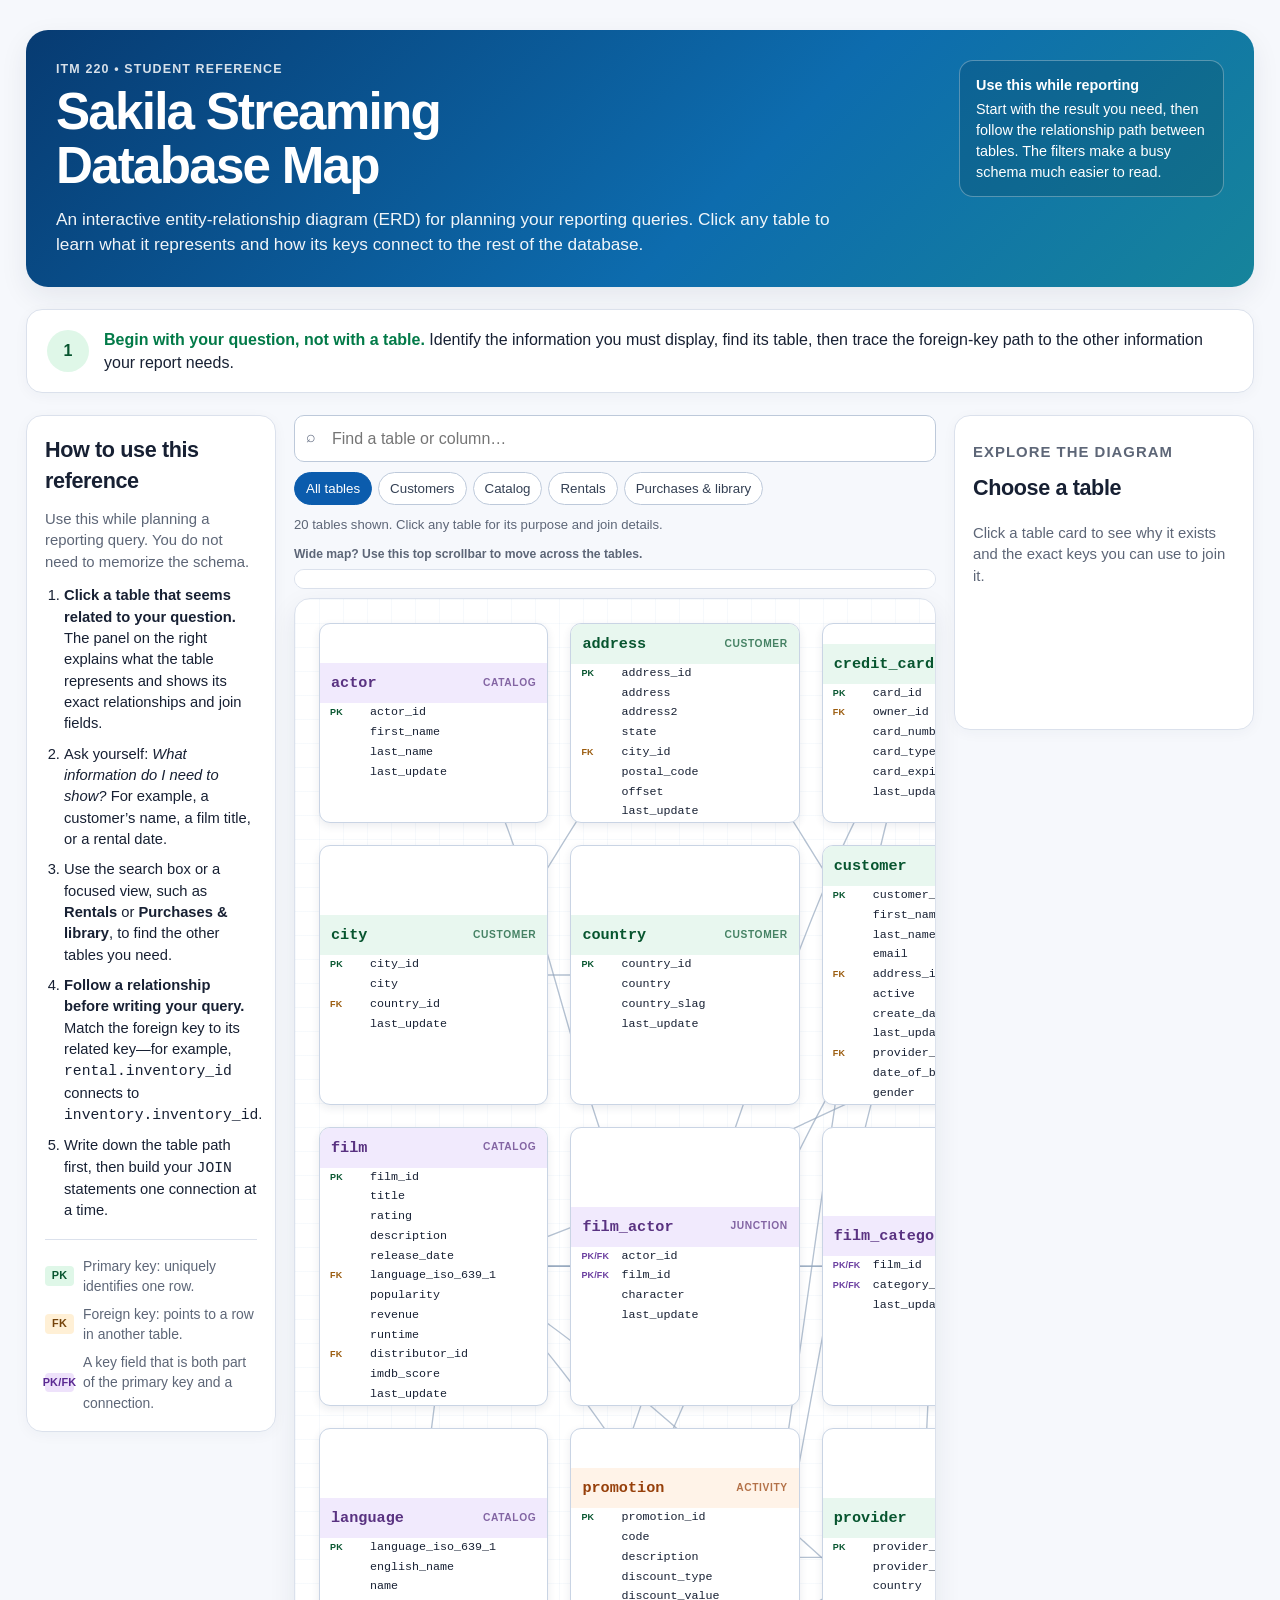
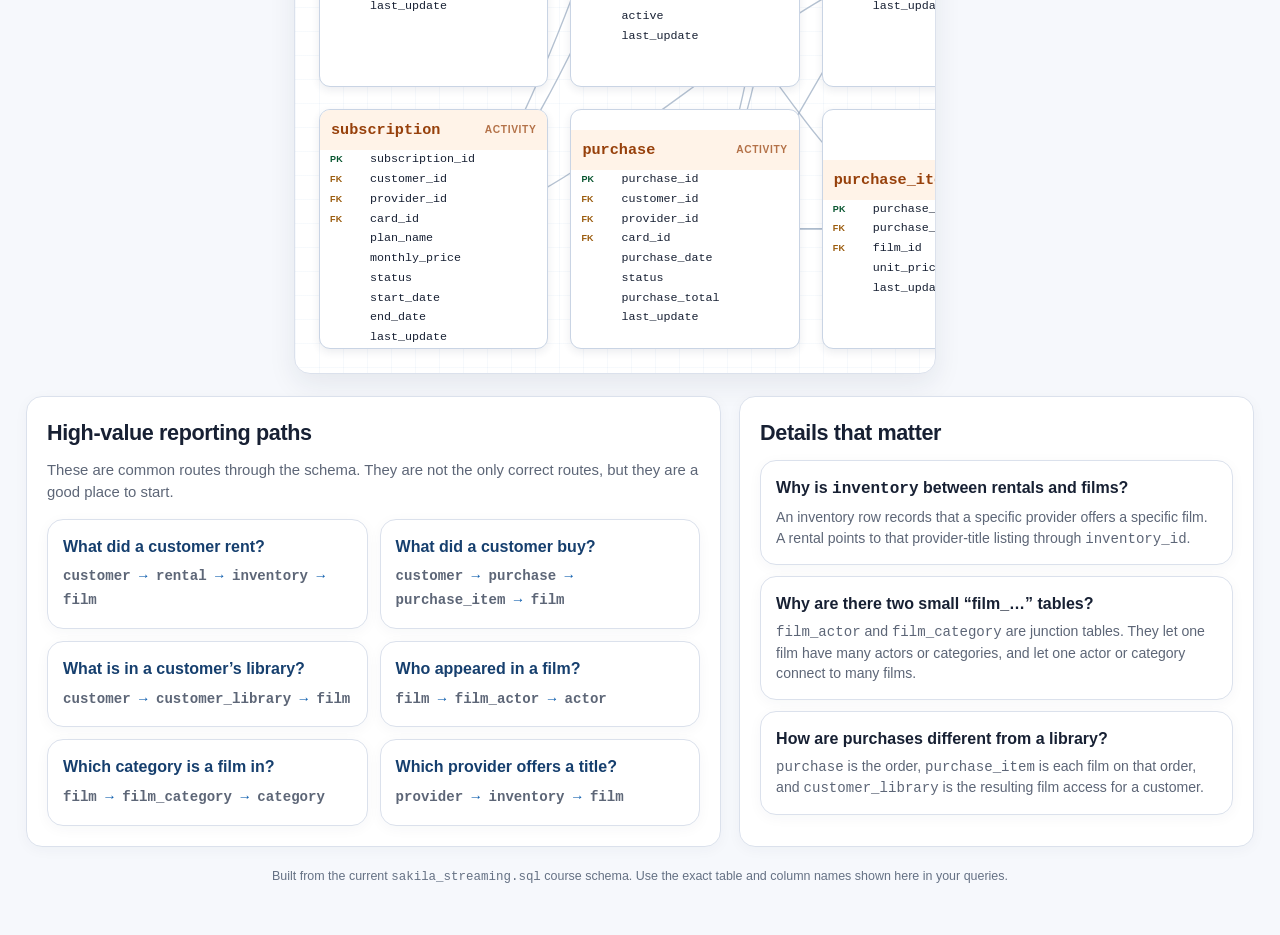
<file: docs/database-access/sakila-streaming-erd/index.html>
<!doctype html>
<html lang="en">
<head>
  <meta charset="utf-8">
  <meta http-equiv="refresh" content="0; url=sakila_streaming_erd.html">
  <meta name="viewport" content="width=device-width, initial-scale=1">
  <title>Sakila Streaming — Student ERD Reference</title>
</head>
<body>
  <p>The ERD has moved. <a href="sakila_streaming_erd.html">Open the interactive Sakila Streaming ERD.</a></p>
</body>
</html>
</file>
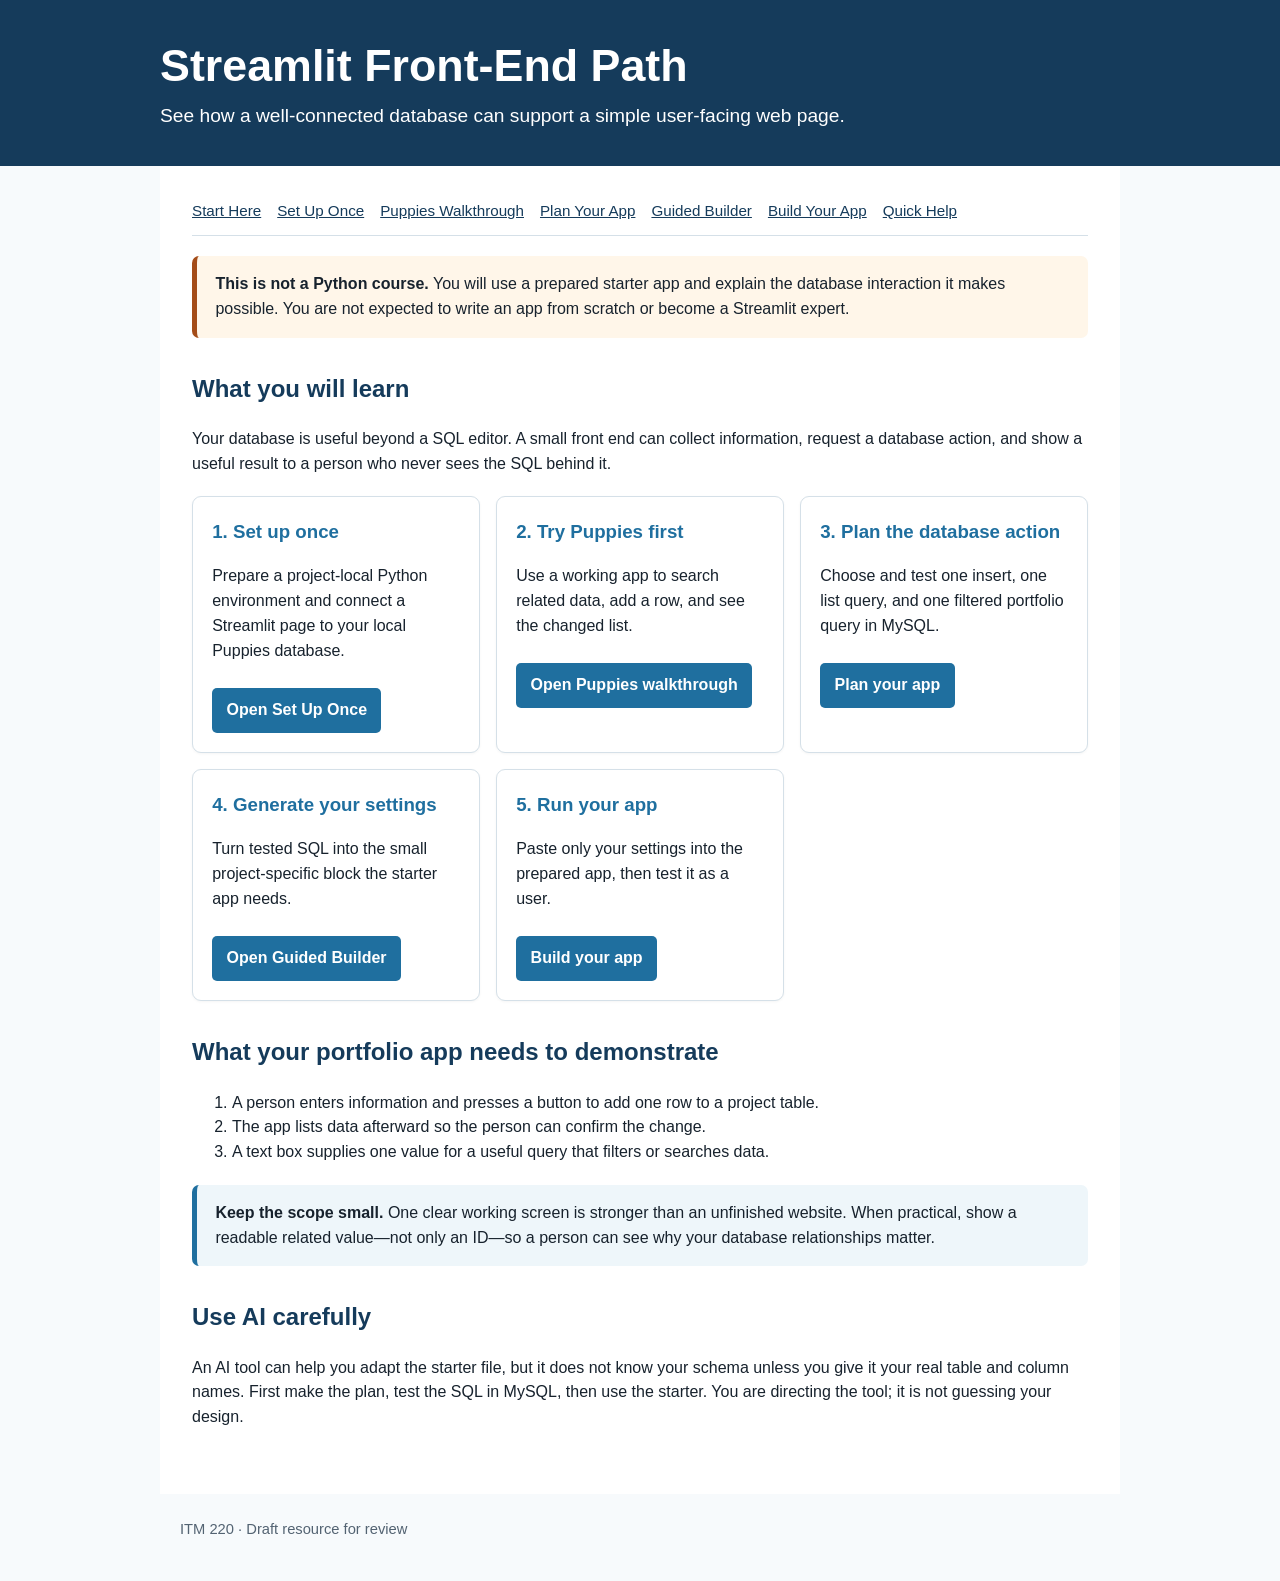
<file: docs/portfolio-project/streamlit/index.html>
<!doctype html>
<html lang="en"><head><meta charset="utf-8"><meta name="viewport" content="width=device-width, initial-scale=1"><title>ITM 220 Streamlit Front-End Path</title><link rel="stylesheet" href="style.css"></head>
<body><header><div><h1>Streamlit Front-End Path</h1><p class="lead">See how a well-connected database can support a simple user-facing web page.</p></div></header>
<main><nav><a href="index.html">Start Here</a><a href="set-up-once.html">Set Up Once</a><a href="puppies-walkthrough.html">Puppies Walkthrough</a><a href="plan-your-app.html">Plan Your App</a><a href="guided-builder.html">Guided Builder</a><a href="build-your-app.html">Build Your App</a><a href="quick-help.html">Quick Help</a></nav>
<div class="notice"><strong>This is not a Python course.</strong> You will use a prepared starter app and explain the database interaction it makes possible. You are not expected to write an app from scratch or become a Streamlit expert.</div>
<h2>What you will learn</h2><p>Your database is useful beyond a SQL editor. A small front end can collect information, request a database action, and show a useful result to a person who never sees the SQL behind it.</p>
<div class="cards"><section class="card"><h3>1. Set up once</h3><p>Prepare a project-local Python environment and connect a Streamlit page to your local Puppies database.</p><a class="button" href="set-up-once.html">Open Set Up Once</a></section><section class="card"><h3>2. Try Puppies first</h3><p>Use a working app to search related data, add a row, and see the changed list.</p><a class="button" href="puppies-walkthrough.html">Open Puppies walkthrough</a></section><section class="card"><h3>3. Plan the database action</h3><p>Choose and test one insert, one list query, and one filtered portfolio query in MySQL.</p><a class="button" href="plan-your-app.html">Plan your app</a></section><section class="card"><h3>4. Generate your settings</h3><p>Turn tested SQL into the small project-specific block the starter app needs.</p><a class="button" href="guided-builder.html">Open Guided Builder</a></section><section class="card"><h3>5. Run your app</h3><p>Paste only your settings into the prepared app, then test it as a user.</p><a class="button" href="build-your-app.html">Build your app</a></section></div>
<h2>What your portfolio app needs to demonstrate</h2><ol><li>A person enters information and presses a button to add one row to a project table.</li><li>The app lists data afterward so the person can confirm the change.</li><li>A text box supplies one value for a useful query that filters or searches data.</li></ol>
<div class="tip"><strong>Keep the scope small.</strong> One clear working screen is stronger than an unfinished website. When practical, show a readable related value—not only an ID—so a person can see why your database relationships matter.</div>
<h2>Use AI carefully</h2><p>An AI tool can help you adapt the starter file, but it does not know your schema unless you give it your real table and column names. First make the plan, test the SQL in MySQL, then use the starter. You are directing the tool; it is not guessing your design.</p>
</main><footer>ITM 220 &middot; Draft resource for review</footer></body></html>
</file>
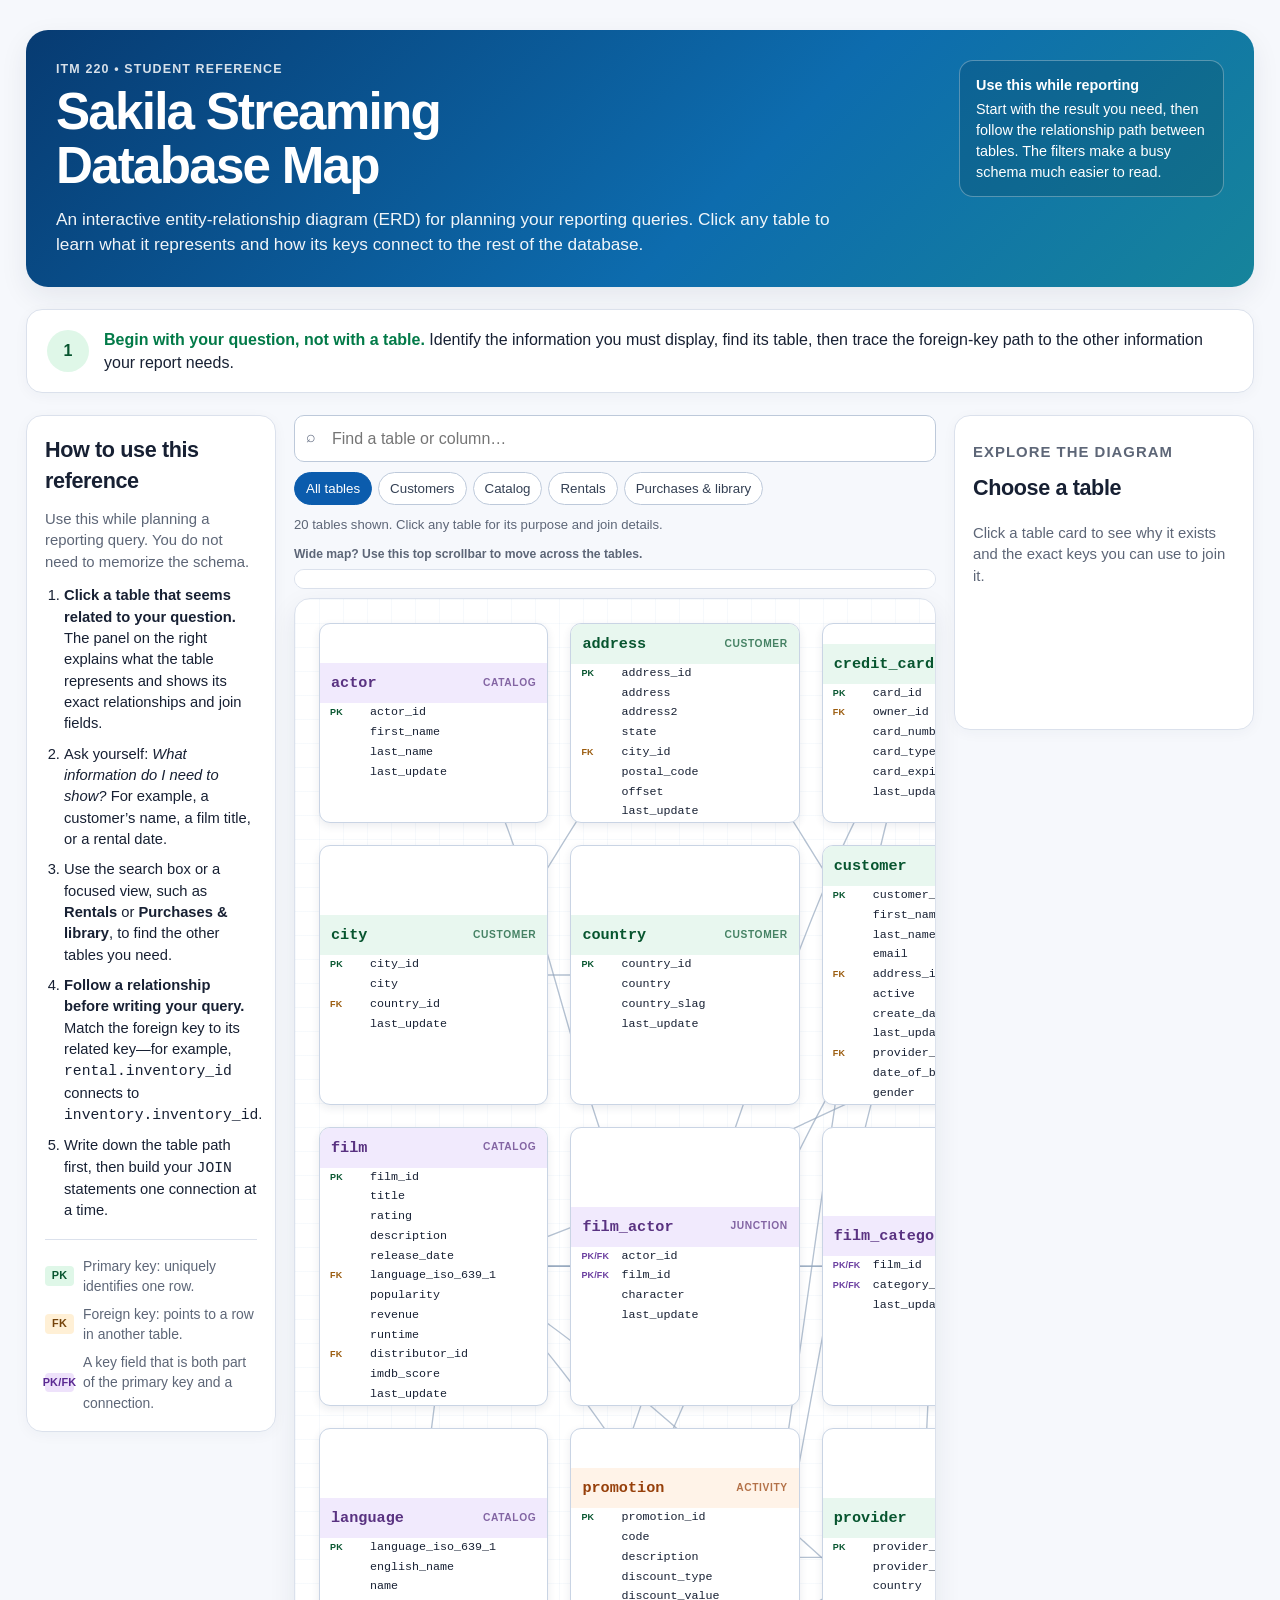
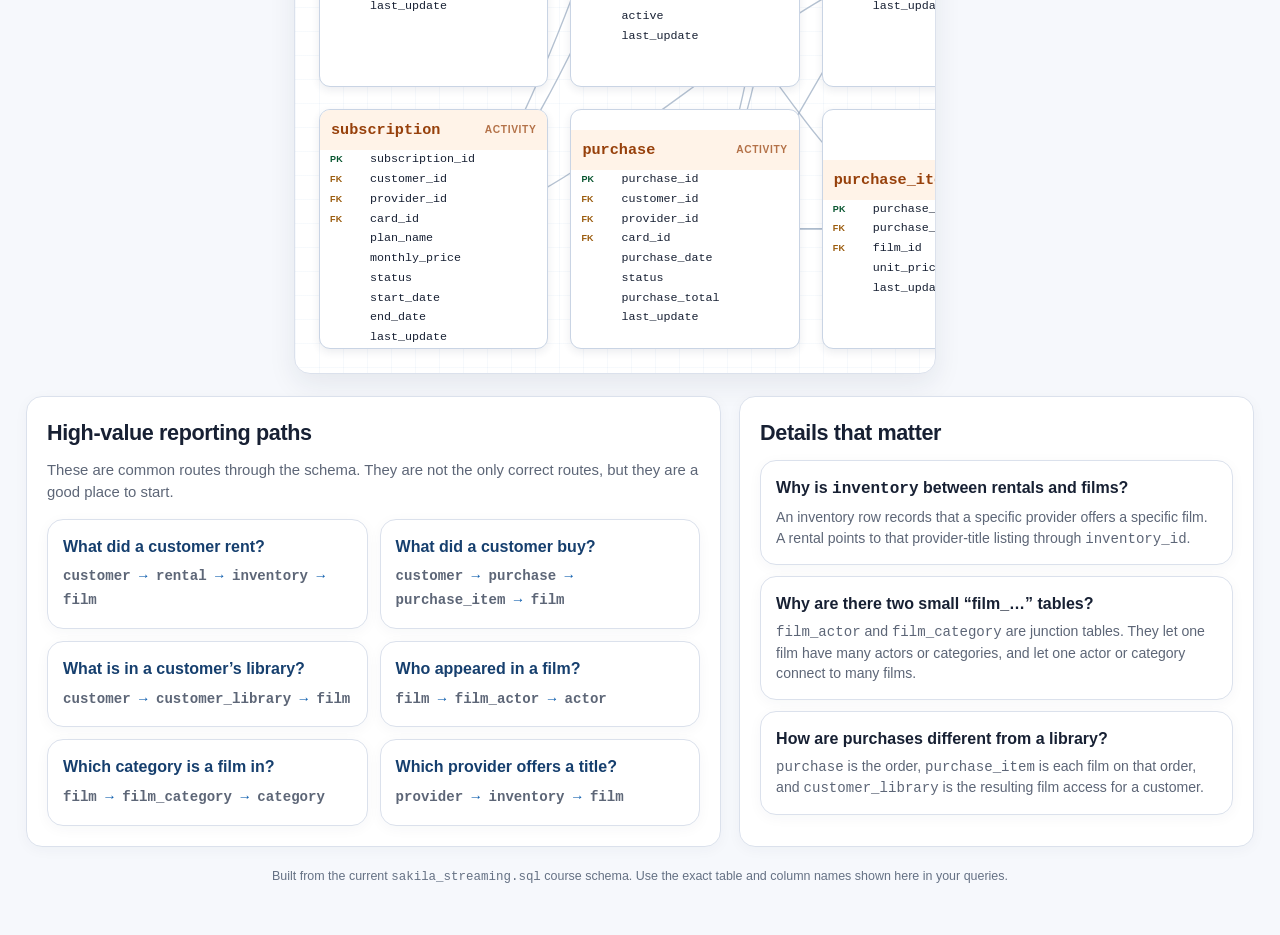
<file: docs/database-access/sakila-streaming-erd/sakila_streaming_erd.html>
<!doctype html>
<html lang="en">
<head>
  <meta charset="utf-8">
  <meta name="viewport" content="width=device-width, initial-scale=1">
  <title>Sakila Streaming — Student ERD Reference</title>
  <style>
    :root {
      --ink: #172033;
      --muted: #5d6677;
      --paper: #f6f8fc;
      --panel: #ffffff;
      --line: #dbe1ec;
      --blue: #0b5cad;
      --blue-soft: #e8f2ff;
      --green: #027a48;
      --green-soft: #e8f7ef;
      --purple: #6b3fa0;
      --purple-soft: #f1eafd;
      --orange: #b54708;
      --orange-soft: #fff3e8;
      --shadow: 0 10px 28px rgba(25, 40, 70, .08);
    }

    * { box-sizing: border-box; }
    html { scroll-behavior: smooth; }
    body {
      margin: 0;
      color: var(--ink);
      background: var(--paper);
      font-family: Inter, Aptos, "Segoe UI", Arial, sans-serif;
      line-height: 1.45;
    }

    .page { max-width: 1550px; margin: 0 auto; padding: 30px 26px 50px; }
    .hero {
      display: grid;
      grid-template-columns: minmax(0, 1fr) auto;
      gap: 20px;
      align-items: start;
      padding: 30px;
      border-radius: 22px;
      color: #fff;
      background: linear-gradient(135deg, #073b72 0%, #0d6cae 58%, #16849b 100%);
      box-shadow: var(--shadow);
    }
    .eyebrow { margin: 0 0 7px; font-size: .78rem; font-weight: 800; letter-spacing: .09em; text-transform: uppercase; opacity: .84; }
    h1 { margin: 0; font-size: clamp(2rem, 4vw, 3.25rem); line-height: 1.05; letter-spacing: -.035em; }
    .subtitle { max-width: 780px; margin: 14px 0 0; font-size: 1.08rem; opacity: .94; }
    .hero-note { max-width: 265px; padding: 14px 16px; border: 1px solid rgba(255,255,255,.3); border-radius: 14px; background: rgba(0,0,0,.12); font-size: .9rem; }
    .hero-note strong { display: block; margin-bottom: 3px; }

    .quick-start, .guide, .detail-panel, .path-card, .faq-card {
      border: 1px solid var(--line);
      border-radius: 16px;
      background: var(--panel);
      box-shadow: 0 3px 14px rgba(25, 40, 70, .04);
    }
    .quick-start { display: grid; grid-template-columns: auto minmax(0, 1fr); gap: 15px; align-items: center; margin: 22px 0; padding: 18px 20px; }
    .quick-start .number { display: grid; place-items: center; width: 42px; height: 42px; border-radius: 50%; color: #07552f; background: #dff7e8; font-weight: 850; }
    .quick-start p { margin: 0; }
    .quick-start strong { color: var(--green); }

    h2 { margin: 0; font-size: 1.35rem; letter-spacing: -.018em; }
    h3 { margin: 0; font-size: 1rem; }
    .workspace { display: grid; grid-template-columns: 250px minmax(0, 1fr) 300px; gap: 18px; align-items: start; }
    .guide, .detail-panel { padding: 18px; }
    .guide { position: sticky; top: 18px; }
    .guide h2, .detail-panel h2 { margin-bottom: 12px; }
    .guide p, .detail-panel p { margin: 8px 0; color: var(--muted); font-size: .93rem; }
    .guide ol { margin: 12px 0 0; padding-left: 19px; }
    .guide li { margin: 9px 0; font-size: .92rem; }
    .legend { display: grid; gap: 8px; margin-top: 17px; padding-top: 16px; border-top: 1px solid var(--line); }
    .legend-row { display: flex; gap: 9px; align-items: center; font-size: .87rem; color: var(--muted); }
    .key { display: inline-flex; min-width: 29px; justify-content: center; padding: 2px 5px; border-radius: 4px; font-size: .68rem; font-weight: 850; letter-spacing: .02em; }
    .key.pk { color: #07552f; background: #dff7e8; }
    .key.fk { color: #75430a; background: #fff0d6; }
    .key.both { color: #5a2992; background: #eee2fb; }

    .map-area { min-width: 0; }
    .toolbar { display: flex; flex-wrap: wrap; gap: 10px; align-items: center; margin: 0 0 12px; }
    .search-wrap { flex: 1 1 215px; position: relative; }
    .search-wrap input { width: 100%; padding: 11px 12px 11px 37px; border: 1px solid #bdc9da; border-radius: 10px; outline: none; font: inherit; background: #fff; }
    .search-wrap input:focus { border-color: var(--blue); box-shadow: 0 0 0 3px rgba(11,92,173,.14); }
    .search-icon { position: absolute; left: 12px; top: 10px; color: #667085; }
    .filters { display: flex; flex-wrap: wrap; gap: 6px; }
    .filter {
      border: 1px solid #bdc9da;
      border-radius: 99px;
      padding: 8px 11px;
      color: #344054;
      background: #fff;
      font: 700 .78rem/1 inherit;
      cursor: pointer;
    }
    .filter:hover, .filter[aria-pressed="true"] { color: #fff; border-color: var(--blue); background: var(--blue); }
    .status { width: 100%; margin: 0; font-size: .82rem; color: var(--muted); }

    .diagram {
      position: relative;
      min-height: 1160px;
      overflow: auto;
      border: 1px solid var(--line);
      border-radius: 16px;
      background: linear-gradient(90deg, rgba(11,92,173,.035) 1px, transparent 1px), linear-gradient(rgba(11,92,173,.035) 1px, transparent 1px), #fff;
      background-size: 24px 24px;
      box-shadow: var(--shadow);
    }
    .scroll-hint { margin: 0 0 5px; color: var(--muted); font-size: .76rem; font-weight: 700; }
    .diagram-scrollbar {
      height: 20px;
      margin: 0 0 9px;
      overflow-x: auto;
      overflow-y: hidden;
      border: 1px solid var(--line);
      border-radius: 999px;
      background: #fff;
    }
    #scrollbar-track { height: 1px; min-width: 980px; }
    #canvas { position: relative; width: max-content; min-width: 980px; min-height: 100%; }
    #connections { position: absolute; inset: 0; width: 100%; height: 100%; pointer-events: none; overflow: visible; z-index: 1; }
    .edge { fill: none; stroke: #98a9bf; stroke-width: 1.35; opacity: .72; }
    .edge.highlight { stroke: #0b5cad; stroke-width: 2.5; opacity: 1; }
    .edge-label { fill: #536174; font-size: 10px; font-weight: 750; paint-order: stroke; stroke: #fff; stroke-width: 3px; stroke-linejoin: round; }
    #cards { position: relative; z-index: 2; display: grid; grid-template-columns: repeat(4, minmax(205px, 1fr)); gap: 22px; min-width: 980px; padding: 24px; }
    .table-card {
      width: 100%; padding: 0; overflow: hidden; border: 1px solid #c9d4e4; border-radius: 11px; color: var(--ink); text-align: left; background: #fff; box-shadow: 0 3px 8px rgba(30, 45, 75, .09); font: inherit; cursor: pointer; transition: transform .14s ease, box-shadow .14s ease, opacity .14s ease;
    }
    .table-card:hover, .table-card:focus-visible { z-index: 3; outline: none; transform: translateY(-2px); box-shadow: 0 8px 18px rgba(30, 45, 75, .16); }
    .table-card.is-selected { border: 3px solid var(--blue); box-shadow: 0 0 0 4px rgba(11,92,173,.14), 0 8px 18px rgba(30, 45, 75, .16); }
    .table-card.is-muted { opacity: .28; }
    .table-card.is-hidden { display: none; }
    .table-head { display: flex; align-items: center; justify-content: space-between; gap: 8px; padding: 9px 11px; color: #173a5e; background: var(--blue-soft); }
    .table-head.people { color: #07552f; background: var(--green-soft); }
    .table-head.catalog { color: #593281; background: var(--purple-soft); }
    .table-head.activity { color: #97400b; background: var(--orange-soft); }
    .table-name { font-family: ui-monospace, SFMono-Regular, Consolas, monospace; font-size: .95rem; font-weight: 850; }
    .table-kind { font-size: .64rem; font-weight: 850; letter-spacing: .06em; text-transform: uppercase; opacity: .72; }
    .table-fields { padding: 7px 0; }
    .field { display: grid; grid-template-columns: 35px minmax(0, 1fr); gap: 5px; padding: 2px 10px; font-family: ui-monospace, SFMono-Regular, Consolas, monospace; font-size: .73rem; line-height: 1.35; }
    .field-key { align-self: start; padding-top: 1px; font-family: Inter, Aptos, sans-serif; font-size: .56rem; font-weight: 900; letter-spacing: .02em; color: transparent; }
    .field-key.pk { color: #07552f; }
    .field-key.fk { color: #9a5b0d; }
    .field-key.both { color: #6b3fa0; }
    .field-name { overflow-wrap: anywhere; }

    .detail-panel { position: sticky; top: 18px; min-height: 315px; }
    .detail-kicker { margin: 0 0 5px; color: var(--blue); font-size: .73rem; font-weight: 850; letter-spacing: .07em; text-transform: uppercase; }
    .detail-name { font-family: ui-monospace, SFMono-Regular, Consolas, monospace; font-size: 1.3rem; }
    .connection-list { margin: 15px 0 0; padding: 0; list-style: none; }
    .connection-list li { margin: 7px 0; color: var(--muted); font-size: .85rem; }
    .connection-list code { color: #26466d; font-weight: 700; }
    .empty-detail { margin: 20px 0 0 !important; }

    .bottom { display: grid; grid-template-columns: 1.35fr 1fr; gap: 18px; margin-top: 22px; }
    .paths, .faq { padding: 20px; }
    .paths > p, .faq > p { margin: 7px 0 16px; color: var(--muted); }
    .path-grid { display: grid; grid-template-columns: repeat(2, minmax(0, 1fr)); gap: 12px; }
    .path-card { padding: 15px; }
    .path-card h3 { color: #163f6e; }
    .path-card p { margin: 7px 0 0; color: var(--muted); font-size: .88rem; }
    .path { margin: 10px 0 0; color: #334155; font-family: ui-monospace, SFMono-Regular, Consolas, monospace; font-size: .76rem; font-weight: 700; line-height: 1.7; }
    .arrow { color: var(--blue); }
    .faq-card { padding: 15px; margin: 11px 0 0; }
    .faq-card p { margin: 6px 0 0; color: var(--muted); font-size: .88rem; }
    footer { margin-top: 20px; color: #657184; font-size: .78rem; text-align: center; }

    @media (max-width: 1180px) {
      .workspace { grid-template-columns: 230px minmax(0, 1fr); }
      .detail-panel { grid-column: 1 / -1; position: static; }
      .detail-panel .connection-list { display: grid; grid-template-columns: repeat(2, minmax(0, 1fr)); column-gap: 16px; }
    }
    @media (max-width: 770px) {
      .page { padding: 14px 12px 30px; }
      .hero, .workspace, .bottom { grid-template-columns: 1fr; }
      .hero { padding: 22px; }
      .hero-note { max-width: none; }
      .guide { position: static; }
      .path-grid { grid-template-columns: 1fr; }
      .detail-panel .connection-list { display: block; }
      .diagram { min-height: 980px; }
    }
    @media print {
      body { background: white; }
      .page { max-width: none; padding: 0; }
      .toolbar, .quick-start { display: none; }
      .hero { color: #111; background: white; box-shadow: none; border: 1px solid #bbb; }
      .hero-note { border-color: #bbb; background: #f5f5f5; }
      .workspace { display: block; }
      .guide, .detail-panel, .bottom { display: none; }
      .diagram { border: none; box-shadow: none; overflow: visible; }
      #cards { min-width: 0; grid-template-columns: repeat(4, 1fr); padding: 0; gap: 8px; }
      .table-card { break-inside: avoid; box-shadow: none; }
    }
  </style>
</head>
<body>
  <main class="page">
    <header class="hero">
      <div>
        <p class="eyebrow">ITM 220 • Student Reference</p>
        <h1>Sakila Streaming<br>Database Map</h1>
        <p class="subtitle">An interactive entity-relationship diagram (ERD) for planning your reporting queries. Click any table to learn what it represents and how its keys connect to the rest of the database.</p>
      </div>
      <div class="hero-note"><strong>Use this while reporting</strong>Start with the result you need, then follow the relationship path between tables. The filters make a busy schema much easier to read.</div>
    </header>

    <section class="quick-start" aria-label="A good way to begin">
      <div class="number">1</div>
      <p><strong>Begin with your question, not with a table.</strong> Identify the information you must display, find its table, then trace the foreign-key path to the other information your report needs.</p>
    </section>

    <section class="workspace" aria-label="Interactive ERD">
      <aside class="guide">
        <h2>How to use this reference</h2>
        <p>Use this while planning a reporting query. You do not need to memorize the schema.</p>
        <ol>
          <li><strong>Click a table that seems related to your question.</strong> The panel on the right explains what the table represents and shows its exact relationships and join fields.</li>
          <li>Ask yourself: <em>What information do I need to show?</em> For example, a customer’s name, a film title, or a rental date.</li>
          <li>Use the search box or a focused view, such as <strong>Rentals</strong> or <strong>Purchases &amp; library</strong>, to find the other tables you need.</li>
          <li><strong>Follow a relationship before writing your query.</strong> Match the foreign key to its related key—for example, <code>rental.inventory_id</code> connects to <code>inventory.inventory_id</code>.</li>
          <li>Write down the table path first, then build your <code>JOIN</code> statements one connection at a time.</li>
        </ol>
        <div class="legend" aria-label="Key legend">
          <div class="legend-row"><span class="key pk">PK</span> Primary key: uniquely identifies one row.</div>
          <div class="legend-row"><span class="key fk">FK</span> Foreign key: points to a row in another table.</div>
          <div class="legend-row"><span class="key both">PK/FK</span> A key field that is both part of the primary key and a connection.</div>
        </div>
      </aside>

      <section class="map-area">
        <div class="toolbar">
          <label class="search-wrap"><span class="search-icon" aria-hidden="true">⌕</span><input id="search" type="search" placeholder="Find a table or column…" aria-label="Find a table or column"></label>
          <div class="filters" aria-label="Show a focused view">
            <button class="filter" type="button" data-filter="all" aria-pressed="true">All tables</button>
            <button class="filter" type="button" data-filter="people" aria-pressed="false">Customers</button>
            <button class="filter" type="button" data-filter="catalog" aria-pressed="false">Catalog</button>
            <button class="filter" type="button" data-filter="rental" aria-pressed="false">Rentals</button>
            <button class="filter" type="button" data-filter="purchase" aria-pressed="false">Purchases &amp; library</button>
          </div>
          <p class="status" id="status" aria-live="polite"></p>
        </div>
        <p class="scroll-hint">Wide map? Use this top scrollbar to move across the tables.</p>
        <div class="diagram-scrollbar" id="diagram-scrollbar" aria-label="Horizontal scroll for the database map"><div id="scrollbar-track"></div></div>
        <div class="diagram" id="diagram" aria-label="Sakila Streaming ERD diagram">
          <div id="canvas">
            <svg id="connections" aria-hidden="true"></svg>
            <div id="cards"></div>
          </div>
        </div>
      </section>

      <aside class="detail-panel" id="detail" aria-live="polite">
        <p class="detail-kicker">Explore the diagram</p>
        <h2>Choose a table</h2>
        <p class="empty-detail">Click a table card to see why it exists and the exact keys you can use to join it.</p>
      </aside>
    </section>

    <section class="bottom">
      <section class="paths guide">
        <h2>High-value reporting paths</h2>
        <p>These are common routes through the schema. They are not the only correct routes, but they are a good place to start.</p>
        <div class="path-grid">
          <article class="path-card"><h3>What did a customer rent?</h3><p class="path"><code>customer</code> <span class="arrow">→</span> <code>rental</code> <span class="arrow">→</span> <code>inventory</code> <span class="arrow">→</span> <code>film</code></p></article>
          <article class="path-card"><h3>What did a customer buy?</h3><p class="path"><code>customer</code> <span class="arrow">→</span> <code>purchase</code> <span class="arrow">→</span> <code>purchase_item</code> <span class="arrow">→</span> <code>film</code></p></article>
          <article class="path-card"><h3>What is in a customer’s library?</h3><p class="path"><code>customer</code> <span class="arrow">→</span> <code>customer_library</code> <span class="arrow">→</span> <code>film</code></p></article>
          <article class="path-card"><h3>Who appeared in a film?</h3><p class="path"><code>film</code> <span class="arrow">→</span> <code>film_actor</code> <span class="arrow">→</span> <code>actor</code></p></article>
          <article class="path-card"><h3>Which category is a film in?</h3><p class="path"><code>film</code> <span class="arrow">→</span> <code>film_category</code> <span class="arrow">→</span> <code>category</code></p></article>
          <article class="path-card"><h3>Which provider offers a title?</h3><p class="path"><code>provider</code> <span class="arrow">→</span> <code>inventory</code> <span class="arrow">→</span> <code>film</code></p></article>
        </div>
      </section>

      <section class="faq guide">
        <h2>Details that matter</h2>
        <article class="faq-card"><h3>Why is <code>inventory</code> between rentals and films?</h3><p>An inventory row records that a specific provider offers a specific film. A rental points to that provider-title listing through <code>inventory_id</code>.</p></article>
        <article class="faq-card"><h3>Why are there two small “film_…” tables?</h3><p><code>film_actor</code> and <code>film_category</code> are junction tables. They let one film have many actors or categories, and let one actor or category connect to many films.</p></article>
        <article class="faq-card"><h3>How are purchases different from a library?</h3><p><code>purchase</code> is the order, <code>purchase_item</code> is each film on that order, and <code>customer_library</code> is the resulting film access for a customer.</p></article>
      </section>
    </section>

    <footer>Built from the current <code>sakila_streaming.sql</code> course schema. Use the exact table and column names shown here in your queries.</footer>
  </main>

  <script>
    const tables = [
      { name: 'actor', group: 'catalog', kind: 'Catalog', purpose: 'One performer. Use this when a report needs an actor’s name.', columns: ['actor_id','first_name','last_name','last_update'], pk: ['actor_id'] },
      { name: 'address', group: 'people', kind: 'Customer', purpose: 'A street address for a customer. Each address belongs to one city.', columns: ['address_id','address','address2','state','city_id','postal_code','offset','last_update'], pk: ['address_id'], fk: { city_id: ['city','city_id'] } },
      { name: 'credit_card', group: 'people', kind: 'Customer', purpose: 'A saved payment card owned by a customer. Rentals, purchases, and subscriptions can use it.', columns: ['card_id','owner_id','card_number','card_type','card_expiry_date','last_update'], pk: ['card_id'], fk: { owner_id: ['customer','customer_id'] } },
      { name: 'category', group: 'catalog', kind: 'Catalog', purpose: 'A film category such as a genre. Connect through film_category, not directly to film.', columns: ['category_id','name','last_update'], pk: ['category_id'] },
      { name: 'city', group: 'people', kind: 'Customer', purpose: 'A city in a customer address. Each city belongs to one country.', columns: ['city_id','city','country_id','last_update'], pk: ['city_id'], fk: { country_id: ['country','country_id'] } },
      { name: 'country', group: 'people', kind: 'Customer', purpose: 'A country used in the address hierarchy.', columns: ['country_id','country','country_slag','last_update'], pk: ['country_id'] },
      { name: 'customer', group: 'people', kind: 'Customer', purpose: 'One streaming customer. This is the usual starting point for customer activity reports.', columns: ['customer_id','first_name','last_name','email','address_id','active','create_date','last_update','provider_id','date_of_birth','gender'], pk: ['customer_id'], fk: { address_id: ['address','address_id'], provider_id: ['provider','provider_id'] } },
      { name: 'distributor', group: 'catalog', kind: 'Catalog', purpose: 'A company that distributes films. A film belongs to one distributor.', columns: ['distributor_id','name','last_update'], pk: ['distributor_id'] },
      { name: 'film', group: 'catalog', kind: 'Catalog', purpose: 'One title in the streaming catalog. This is the core table for film details.', columns: ['film_id','title','rating','description','release_date','language_iso_639_1','popularity','revenue','runtime','distributor_id','imdb_score','last_update'], pk: ['film_id'], fk: { language_iso_639_1: ['language','language_iso_639_1'], distributor_id: ['distributor','distributor_id'] } },
      { name: 'film_actor', group: 'catalog', kind: 'Junction', purpose: 'Connects films and actors. Each row represents one actor’s character in one film.', columns: ['actor_id','film_id','character','last_update'], pk: ['actor_id','film_id'], fk: { actor_id: ['actor','actor_id'], film_id: ['film','film_id'] } },
      { name: 'film_category', group: 'catalog', kind: 'Junction', purpose: 'Connects films and categories. It allows a film to have more than one category.', columns: ['film_id','category_id','last_update'], pk: ['film_id','category_id'], fk: { film_id: ['film','film_id'], category_id: ['category','category_id'] } },
      { name: 'inventory', group: 'catalog', kind: 'Catalog', purpose: 'A provider’s listing for a film. It connects the provider, the title, and any rental of that listing.', columns: ['inventory_id','film_id','provider_id','last_update'], pk: ['inventory_id'], fk: { film_id: ['film','film_id'], provider_id: ['provider','provider_id'] } },
      { name: 'language', group: 'catalog', kind: 'Catalog', purpose: 'A language available for a film. Its ISO code is the key used by film.', columns: ['language_iso_639_1','english_name','name','last_update'], pk: ['language_iso_639_1'] },
      { name: 'promotion', group: 'activity', kind: 'Activity', purpose: 'A promotional code that can be applied to a rental.', columns: ['promotion_id','code','description','discount_type','discount_value','active','last_update'], pk: ['promotion_id'] },
      { name: 'provider', group: 'people', kind: 'Customer', purpose: 'A streaming provider. It can be connected to a customer, subscription, inventory listing, purchase, or library item.', columns: ['provider_id','provider_name','country','last_update'], pk: ['provider_id'] },
      { name: 'rental', group: 'activity', kind: 'Activity', purpose: 'One rental event for one provider-title listing. It records dates, amounts, promotion, and payment card.', columns: ['rental_id','customer_id','inventory_id','promotion_id','rental_date','return_date','base_amount','total_amount','card_id','paid_at','last_update'], pk: ['rental_id'], fk: { customer_id: ['customer','customer_id'], inventory_id: ['inventory','inventory_id'], promotion_id: ['promotion','promotion_id'], card_id: ['credit_card','card_id'] } },
      { name: 'subscription', group: 'activity', kind: 'Activity', purpose: 'A customer’s plan with a provider, including price, status, dates, and payment card.', columns: ['subscription_id','customer_id','provider_id','card_id','plan_name','monthly_price','status','start_date','end_date','last_update'], pk: ['subscription_id'], fk: { customer_id: ['customer','customer_id'], provider_id: ['provider','provider_id'], card_id: ['credit_card','card_id'] } },
      { name: 'purchase', group: 'activity', kind: 'Activity', purpose: 'The header for one customer purchase. The individual films are in purchase_item.', columns: ['purchase_id','customer_id','provider_id','card_id','purchase_date','status','purchase_total','last_update'], pk: ['purchase_id'], fk: { customer_id: ['customer','customer_id'], provider_id: ['provider','provider_id'], card_id: ['credit_card','card_id'] } },
      { name: 'purchase_item', group: 'activity', kind: 'Activity', purpose: 'One film line on a purchase. This table is how one purchase can include several films.', columns: ['purchase_item_id','purchase_id','film_id','unit_price','last_update'], pk: ['purchase_item_id'], fk: { purchase_id: ['purchase','purchase_id'], film_id: ['film','film_id'] } },
      { name: 'customer_library', group: 'activity', kind: 'Activity', purpose: 'A film that a customer can access in their library. It can point back to the purchase that gave the access.', columns: ['library_id','customer_id','film_id','provider_id','purchase_id','acquired_date','status','last_update'], pk: ['library_id'], fk: { customer_id: ['customer','customer_id'], film_id: ['film','film_id'], provider_id: ['provider','provider_id'], purchase_id: ['purchase','purchase_id'] } }
    ];

    const views = {
      all: tables.map(t => t.name),
      people: ['customer','address','city','country','credit_card','provider','subscription','rental','purchase','customer_library'],
      catalog: ['film','language','distributor','category','film_category','actor','film_actor','inventory','provider'],
      rental: ['rental','customer','inventory','film','provider','promotion','credit_card'],
      purchase: ['purchase','purchase_item','customer_library','customer','film','provider','credit_card']
    };

    const edges = tables.flatMap(table => Object.entries(table.fk || {}).map(([fromColumn, [to, toColumn]]) => ({ from: table.name, fromColumn, to, toColumn })));
    const cards = document.getElementById('cards');
    const svg = document.getElementById('connections');
    const diagram = document.getElementById('diagram');
    const canvas = document.getElementById('canvas');
    const diagramScrollbar = document.getElementById('diagram-scrollbar');
    const scrollbarTrack = document.getElementById('scrollbar-track');
    const detail = document.getElementById('detail');
    const search = document.getElementById('search');
    const status = document.getElementById('status');
    let filter = 'all';
    let selected = null;

    function keyType(table, field) {
      const primary = table.pk.includes(field);
      const foreign = !!(table.fk && table.fk[field]);
      return primary && foreign ? 'both' : primary ? 'pk' : foreign ? 'fk' : '';
    }

    function renderCards() {
      cards.innerHTML = tables.map(table => {
        const fields = table.columns.map(field => {
          const kind = keyType(table, field);
          const label = kind === 'both' ? 'PK/FK' : kind ? kind.toUpperCase() : '·';
          return `<div class="field"><span class="field-key ${kind}">${label}</span><span class="field-name">${field}</span></div>`;
        }).join('');
        return `<button class="table-card" type="button" data-table="${table.name}" aria-label="Open details for ${table.name}"><span class="table-head ${table.group}"><span class="table-name">${table.name}</span><span class="table-kind">${table.kind}</span></span><span class="table-fields">${fields}</span></button>`;
      }).join('');
      cards.querySelectorAll('.table-card').forEach(card => card.addEventListener('click', () => selectTable(card.dataset.table)));
    }

    function isVisible(table) {
      const query = search.value.trim().toLowerCase();
      const inView = views[filter].includes(table.name);
      const matches = !query || [table.name, table.purpose, ...table.columns].join(' ').toLowerCase().includes(query);
      return inView && matches;
    }

    function selectTable(name) {
      selected = name;
      update();
      const table = tables.find(t => t.name === name);
      const related = edges.filter(e => e.from === name || e.to === name);
      const sourceConnections = related.map(e => {
        const other = e.from === name ? e.to : e.from;
        const ownColumn = e.from === name ? e.fromColumn : e.toColumn;
        const otherColumn = e.from === name ? e.toColumn : e.fromColumn;
        return `<li><code>${ownColumn}</code> connects to <button class="text-link" data-jump="${other}">${other}.${otherColumn}</button></li>`;
      }).join('') || '<li>This table does not contain a foreign key.</li>';
      detail.innerHTML = `<p class="detail-kicker">${table.kind} table</p><h2 class="detail-name">${table.name}</h2><p>${table.purpose}</p><h3>Exact join connections</h3><ul class="connection-list">${sourceConnections}</ul>`;
      detail.querySelectorAll('[data-jump]').forEach(button => {
        button.style.cssText = 'border:0;padding:0;color:#0b5cad;background:transparent;font:inherit;font-weight:700;cursor:pointer;text-decoration:underline;';
        button.addEventListener('click', () => selectTable(button.dataset.jump));
      });
      detail.scrollIntoView({ behavior: 'smooth', block: 'nearest' });
    }

    function update() {
      const visibleNames = new Set(tables.filter(isVisible).map(t => t.name));
      const connected = new Set();
      if (selected) {
        connected.add(selected);
        edges.forEach(edge => { if (edge.from === selected) connected.add(edge.to); if (edge.to === selected) connected.add(edge.from); });
      }
      cards.querySelectorAll('.table-card').forEach(card => {
        const name = card.dataset.table;
        card.classList.toggle('is-hidden', !visibleNames.has(name));
        card.classList.toggle('is-selected', name === selected);
        card.classList.toggle('is-muted', !!selected && visibleNames.has(name) && !connected.has(name));
      });
      const visibleCount = visibleNames.size;
      status.textContent = `${visibleCount} ${visibleCount === 1 ? 'table' : 'tables'} shown${search.value.trim() ? ` for “${search.value.trim()}”` : ''}. Click any table for its purpose and join details.`;
      requestAnimationFrame(() => drawEdges(visibleNames));
    }

    function drawEdges(visibleNames) {
      const canvasRect = canvas.getBoundingClientRect();
      svg.innerHTML = '';
      svg.setAttribute('viewBox', `0 0 ${canvas.scrollWidth} ${canvas.scrollHeight}`);
      svg.setAttribute('width', canvas.scrollWidth);
      svg.setAttribute('height', canvas.scrollHeight);
      scrollbarTrack.style.width = `${canvas.scrollWidth}px`;
      edges.filter(edge => visibleNames.has(edge.from) && visibleNames.has(edge.to)).forEach(edge => {
        const from = cards.querySelector(`[data-table="${edge.from}"]`).getBoundingClientRect();
        const to = cards.querySelector(`[data-table="${edge.to}"]`).getBoundingClientRect();
        const x1 = from.left - canvasRect.left + from.width / 2;
        const y1 = from.top - canvasRect.top + from.height / 2;
        const x2 = to.left - canvasRect.left + to.width / 2;
        const y2 = to.top - canvasRect.top + to.height / 2;
        const bend = Math.max(38, Math.min(130, Math.abs(x2 - x1) * .38));
        const direction = x2 >= x1 ? 1 : -1;
        const path = document.createElementNS('http://www.w3.org/2000/svg', 'path');
        path.setAttribute('d', `M ${x1} ${y1} C ${x1 + bend * direction} ${y1}, ${x2 - bend * direction} ${y2}, ${x2} ${y2}`);
        path.setAttribute('class', `edge ${selected && (edge.from === selected || edge.to === selected) ? 'highlight' : ''}`);
        svg.appendChild(path);
      });
    }

    document.querySelectorAll('.filter').forEach(button => button.addEventListener('click', () => {
      filter = button.dataset.filter;
      document.querySelectorAll('.filter').forEach(item => item.setAttribute('aria-pressed', item === button ? 'true' : 'false'));
      update();
    }));
    search.addEventListener('input', update);
    diagram.addEventListener('scroll', () => {
      if (diagramScrollbar.scrollLeft !== diagram.scrollLeft) diagramScrollbar.scrollLeft = diagram.scrollLeft;
    });
    diagramScrollbar.addEventListener('scroll', () => {
      if (diagram.scrollLeft !== diagramScrollbar.scrollLeft) diagram.scrollLeft = diagramScrollbar.scrollLeft;
    });
    window.addEventListener('resize', () => requestAnimationFrame(() => drawEdges(new Set(tables.filter(isVisible).map(t => t.name)))));

    renderCards();
    update();
  </script>
</body>
</html>
</file>
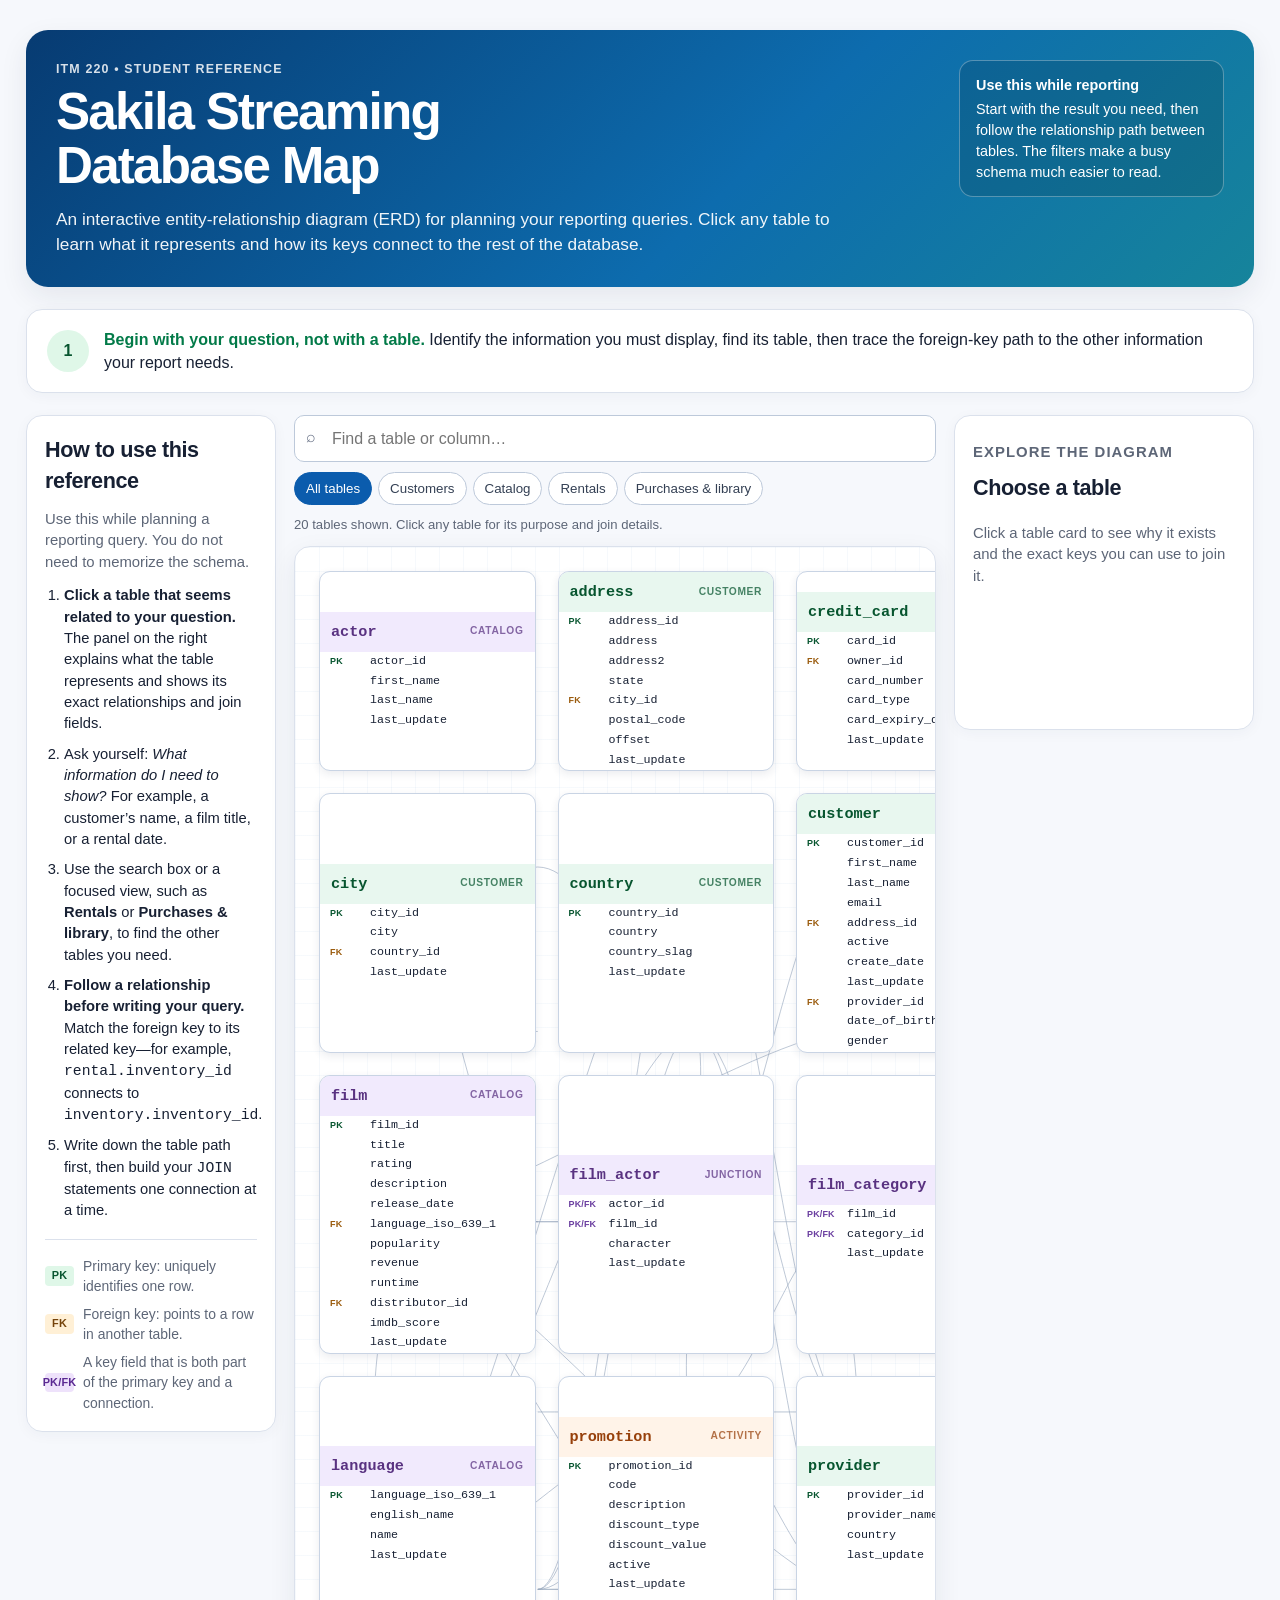
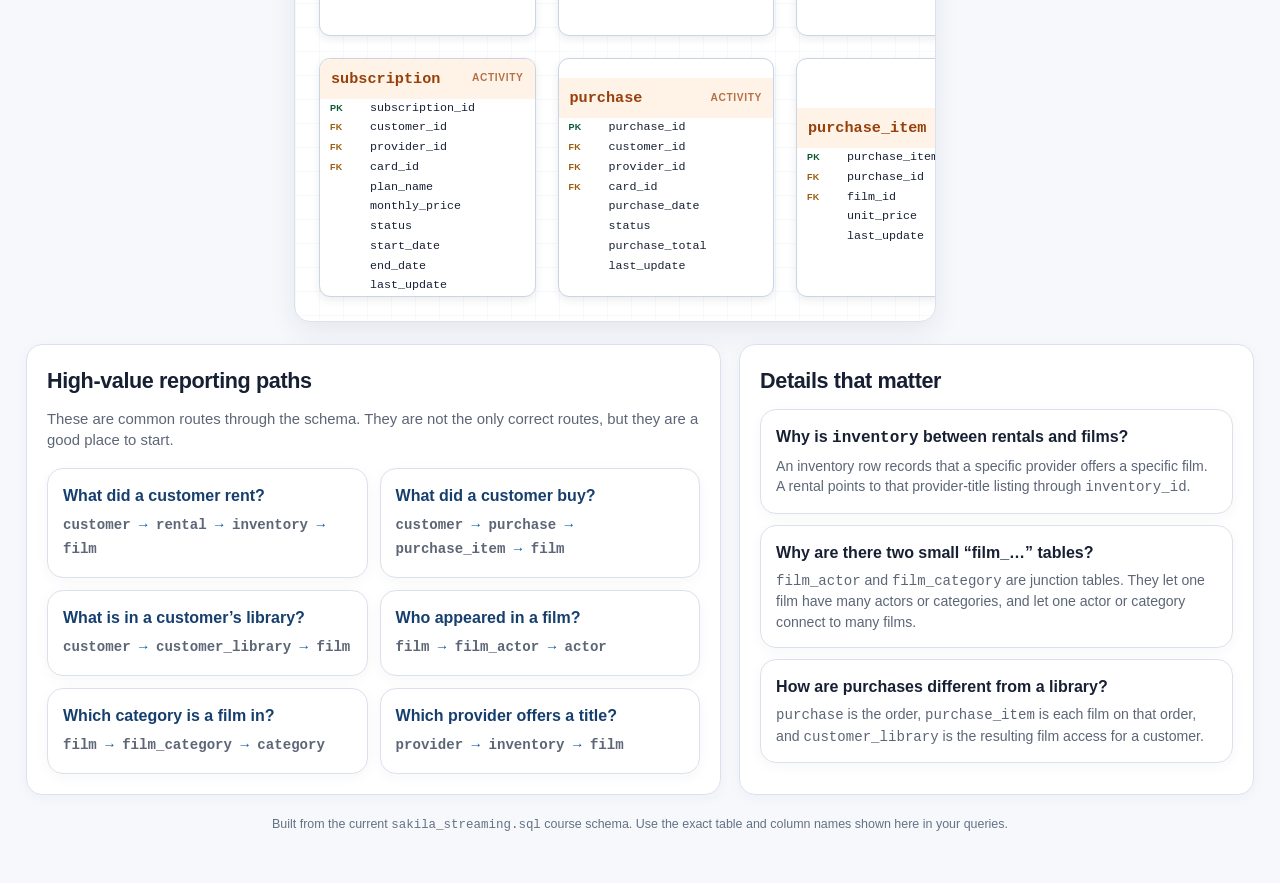
<file: docs/database-access/sakila-streaming-erd/sakila_streaming_student_erd.html>
<!doctype html>
<html lang="en">
<head>
  <meta charset="utf-8">
  <meta name="viewport" content="width=device-width, initial-scale=1">
  <title>Sakila Streaming — Student ERD Reference</title>
  <style>
    :root {
      --ink: #172033;
      --muted: #5d6677;
      --paper: #f6f8fc;
      --panel: #ffffff;
      --line: #dbe1ec;
      --blue: #0b5cad;
      --blue-soft: #e8f2ff;
      --green: #027a48;
      --green-soft: #e8f7ef;
      --purple: #6b3fa0;
      --purple-soft: #f1eafd;
      --orange: #b54708;
      --orange-soft: #fff3e8;
      --shadow: 0 10px 28px rgba(25, 40, 70, .08);
    }

    * { box-sizing: border-box; }
    html { scroll-behavior: smooth; }
    body {
      margin: 0;
      color: var(--ink);
      background: var(--paper);
      font-family: Inter, Aptos, "Segoe UI", Arial, sans-serif;
      line-height: 1.45;
    }

    .page { max-width: 1550px; margin: 0 auto; padding: 30px 26px 50px; }
    .hero {
      display: grid;
      grid-template-columns: minmax(0, 1fr) auto;
      gap: 20px;
      align-items: start;
      padding: 30px;
      border-radius: 22px;
      color: #fff;
      background: linear-gradient(135deg, #073b72 0%, #0d6cae 58%, #16849b 100%);
      box-shadow: var(--shadow);
    }
    .eyebrow { margin: 0 0 7px; font-size: .78rem; font-weight: 800; letter-spacing: .09em; text-transform: uppercase; opacity: .84; }
    h1 { margin: 0; font-size: clamp(2rem, 4vw, 3.25rem); line-height: 1.05; letter-spacing: -.035em; }
    .subtitle { max-width: 780px; margin: 14px 0 0; font-size: 1.08rem; opacity: .94; }
    .hero-note { max-width: 265px; padding: 14px 16px; border: 1px solid rgba(255,255,255,.3); border-radius: 14px; background: rgba(0,0,0,.12); font-size: .9rem; }
    .hero-note strong { display: block; margin-bottom: 3px; }

    .quick-start, .guide, .detail-panel, .path-card, .faq-card {
      border: 1px solid var(--line);
      border-radius: 16px;
      background: var(--panel);
      box-shadow: 0 3px 14px rgba(25, 40, 70, .04);
    }
    .quick-start { display: grid; grid-template-columns: auto minmax(0, 1fr); gap: 15px; align-items: center; margin: 22px 0; padding: 18px 20px; }
    .quick-start .number { display: grid; place-items: center; width: 42px; height: 42px; border-radius: 50%; color: #07552f; background: #dff7e8; font-weight: 850; }
    .quick-start p { margin: 0; }
    .quick-start strong { color: var(--green); }

    h2 { margin: 0; font-size: 1.35rem; letter-spacing: -.018em; }
    h3 { margin: 0; font-size: 1rem; }
    .workspace { display: grid; grid-template-columns: 250px minmax(0, 1fr) 300px; gap: 18px; align-items: start; }
    .guide, .detail-panel { padding: 18px; }
    .guide { position: sticky; top: 18px; }
    .guide h2, .detail-panel h2 { margin-bottom: 12px; }
    .guide p, .detail-panel p { margin: 8px 0; color: var(--muted); font-size: .93rem; }
    .guide ol { margin: 12px 0 0; padding-left: 19px; }
    .guide li { margin: 9px 0; font-size: .92rem; }
    .legend { display: grid; gap: 8px; margin-top: 17px; padding-top: 16px; border-top: 1px solid var(--line); }
    .legend-row { display: flex; gap: 9px; align-items: center; font-size: .87rem; color: var(--muted); }
    .key { display: inline-flex; min-width: 29px; justify-content: center; padding: 2px 5px; border-radius: 4px; font-size: .68rem; font-weight: 850; letter-spacing: .02em; }
    .key.pk { color: #07552f; background: #dff7e8; }
    .key.fk { color: #75430a; background: #fff0d6; }
    .key.both { color: #5a2992; background: #eee2fb; }

    .map-area { min-width: 0; }
    .toolbar { display: flex; flex-wrap: wrap; gap: 10px; align-items: center; margin: 0 0 12px; }
    .search-wrap { flex: 1 1 215px; position: relative; }
    .search-wrap input { width: 100%; padding: 11px 12px 11px 37px; border: 1px solid #bdc9da; border-radius: 10px; outline: none; font: inherit; background: #fff; }
    .search-wrap input:focus { border-color: var(--blue); box-shadow: 0 0 0 3px rgba(11,92,173,.14); }
    .search-icon { position: absolute; left: 12px; top: 10px; color: #667085; }
    .filters { display: flex; flex-wrap: wrap; gap: 6px; }
    .filter {
      border: 1px solid #bdc9da;
      border-radius: 99px;
      padding: 8px 11px;
      color: #344054;
      background: #fff;
      font: 700 .78rem/1 inherit;
      cursor: pointer;
    }
    .filter:hover, .filter[aria-pressed="true"] { color: #fff; border-color: var(--blue); background: var(--blue); }
    .status { width: 100%; margin: 0; font-size: .82rem; color: var(--muted); }

    .diagram {
      position: relative;
      min-height: 1160px;
      overflow: auto;
      border: 1px solid var(--line);
      border-radius: 16px;
      background: linear-gradient(90deg, rgba(11,92,173,.035) 1px, transparent 1px), linear-gradient(rgba(11,92,173,.035) 1px, transparent 1px), #fff;
      background-size: 24px 24px;
      box-shadow: var(--shadow);
    }
    #connections { position: absolute; inset: 0; width: 100%; height: 100%; pointer-events: none; overflow: visible; z-index: 1; }
    .edge { fill: none; stroke: #98a9bf; stroke-width: 1.35; opacity: .72; }
    .edge.highlight { stroke: #0b5cad; stroke-width: 2.5; opacity: 1; }
    .edge-label { fill: #536174; font-size: 10px; font-weight: 750; paint-order: stroke; stroke: #fff; stroke-width: 3px; stroke-linejoin: round; }
    #cards { position: relative; z-index: 2; display: grid; grid-template-columns: repeat(4, minmax(205px, 1fr)); gap: 22px; min-width: 980px; padding: 24px; }
    .table-card {
      width: 100%; padding: 0; overflow: hidden; border: 1px solid #c9d4e4; border-radius: 11px; color: var(--ink); text-align: left; background: #fff; box-shadow: 0 3px 8px rgba(30, 45, 75, .09); font: inherit; cursor: pointer; transition: transform .14s ease, box-shadow .14s ease, opacity .14s ease;
    }
    .table-card:hover, .table-card:focus-visible { z-index: 3; outline: none; transform: translateY(-2px); box-shadow: 0 8px 18px rgba(30, 45, 75, .16); }
    .table-card.is-selected { border: 3px solid var(--blue); box-shadow: 0 0 0 4px rgba(11,92,173,.14), 0 8px 18px rgba(30, 45, 75, .16); }
    .table-card.is-muted { opacity: .28; }
    .table-card.is-hidden { display: none; }
    .table-head { display: flex; align-items: center; justify-content: space-between; gap: 8px; padding: 9px 11px; color: #173a5e; background: var(--blue-soft); }
    .table-head.people { color: #07552f; background: var(--green-soft); }
    .table-head.catalog { color: #593281; background: var(--purple-soft); }
    .table-head.activity { color: #97400b; background: var(--orange-soft); }
    .table-name { font-family: ui-monospace, SFMono-Regular, Consolas, monospace; font-size: .95rem; font-weight: 850; }
    .table-kind { font-size: .64rem; font-weight: 850; letter-spacing: .06em; text-transform: uppercase; opacity: .72; }
    .table-fields { padding: 7px 0; }
    .field { display: grid; grid-template-columns: 35px minmax(0, 1fr); gap: 5px; padding: 2px 10px; font-family: ui-monospace, SFMono-Regular, Consolas, monospace; font-size: .73rem; line-height: 1.35; }
    .field-key { align-self: start; padding-top: 1px; font-family: Inter, Aptos, sans-serif; font-size: .56rem; font-weight: 900; letter-spacing: .02em; color: transparent; }
    .field-key.pk { color: #07552f; }
    .field-key.fk { color: #9a5b0d; }
    .field-key.both { color: #6b3fa0; }
    .field-name { overflow-wrap: anywhere; }

    .detail-panel { position: sticky; top: 18px; min-height: 315px; }
    .detail-kicker { margin: 0 0 5px; color: var(--blue); font-size: .73rem; font-weight: 850; letter-spacing: .07em; text-transform: uppercase; }
    .detail-name { font-family: ui-monospace, SFMono-Regular, Consolas, monospace; font-size: 1.3rem; }
    .connection-list { margin: 15px 0 0; padding: 0; list-style: none; }
    .connection-list li { margin: 7px 0; color: var(--muted); font-size: .85rem; }
    .connection-list code { color: #26466d; font-weight: 700; }
    .empty-detail { margin: 20px 0 0 !important; }

    .bottom { display: grid; grid-template-columns: 1.35fr 1fr; gap: 18px; margin-top: 22px; }
    .paths, .faq { padding: 20px; }
    .paths > p, .faq > p { margin: 7px 0 16px; color: var(--muted); }
    .path-grid { display: grid; grid-template-columns: repeat(2, minmax(0, 1fr)); gap: 12px; }
    .path-card { padding: 15px; }
    .path-card h3 { color: #163f6e; }
    .path-card p { margin: 7px 0 0; color: var(--muted); font-size: .88rem; }
    .path { margin: 10px 0 0; color: #334155; font-family: ui-monospace, SFMono-Regular, Consolas, monospace; font-size: .76rem; font-weight: 700; line-height: 1.7; }
    .arrow { color: var(--blue); }
    .faq-card { padding: 15px; margin: 11px 0 0; }
    .faq-card p { margin: 6px 0 0; color: var(--muted); font-size: .88rem; }
    footer { margin-top: 20px; color: #657184; font-size: .78rem; text-align: center; }

    @media (max-width: 1180px) {
      .workspace { grid-template-columns: 230px minmax(0, 1fr); }
      .detail-panel { grid-column: 1 / -1; position: static; }
      .detail-panel .connection-list { display: grid; grid-template-columns: repeat(2, minmax(0, 1fr)); column-gap: 16px; }
    }
    @media (max-width: 770px) {
      .page { padding: 14px 12px 30px; }
      .hero, .workspace, .bottom { grid-template-columns: 1fr; }
      .hero { padding: 22px; }
      .hero-note { max-width: none; }
      .guide { position: static; }
      .path-grid { grid-template-columns: 1fr; }
      .detail-panel .connection-list { display: block; }
      .diagram { min-height: 980px; }
    }
    @media print {
      body { background: white; }
      .page { max-width: none; padding: 0; }
      .toolbar, .quick-start { display: none; }
      .hero { color: #111; background: white; box-shadow: none; border: 1px solid #bbb; }
      .hero-note { border-color: #bbb; background: #f5f5f5; }
      .workspace { display: block; }
      .guide, .detail-panel, .bottom { display: none; }
      .diagram { border: none; box-shadow: none; overflow: visible; }
      #cards { min-width: 0; grid-template-columns: repeat(4, 1fr); padding: 0; gap: 8px; }
      .table-card { break-inside: avoid; box-shadow: none; }
    }
  </style>
</head>
<body>
  <main class="page">
    <header class="hero">
      <div>
        <p class="eyebrow">ITM 220 • Student Reference</p>
        <h1>Sakila Streaming<br>Database Map</h1>
        <p class="subtitle">An interactive entity-relationship diagram (ERD) for planning your reporting queries. Click any table to learn what it represents and how its keys connect to the rest of the database.</p>
      </div>
      <div class="hero-note"><strong>Use this while reporting</strong>Start with the result you need, then follow the relationship path between tables. The filters make a busy schema much easier to read.</div>
    </header>

    <section class="quick-start" aria-label="A good way to begin">
      <div class="number">1</div>
      <p><strong>Begin with your question, not with a table.</strong> Identify the information you must display, find its table, then trace the foreign-key path to the other information your report needs.</p>
    </section>

    <section class="workspace" aria-label="Interactive ERD">
      <aside class="guide">
        <h2>How to use this reference</h2>
        <p>Use this while planning a reporting query. You do not need to memorize the schema.</p>
        <ol>
          <li><strong>Click a table that seems related to your question.</strong> The panel on the right explains what the table represents and shows its exact relationships and join fields.</li>
          <li>Ask yourself: <em>What information do I need to show?</em> For example, a customer’s name, a film title, or a rental date.</li>
          <li>Use the search box or a focused view, such as <strong>Rentals</strong> or <strong>Purchases &amp; library</strong>, to find the other tables you need.</li>
          <li><strong>Follow a relationship before writing your query.</strong> Match the foreign key to its related key—for example, <code>rental.inventory_id</code> connects to <code>inventory.inventory_id</code>.</li>
          <li>Write down the table path first, then build your <code>JOIN</code> statements one connection at a time.</li>
        </ol>
        <div class="legend" aria-label="Key legend">
          <div class="legend-row"><span class="key pk">PK</span> Primary key: uniquely identifies one row.</div>
          <div class="legend-row"><span class="key fk">FK</span> Foreign key: points to a row in another table.</div>
          <div class="legend-row"><span class="key both">PK/FK</span> A key field that is both part of the primary key and a connection.</div>
        </div>
      </aside>

      <section class="map-area">
        <div class="toolbar">
          <label class="search-wrap"><span class="search-icon" aria-hidden="true">⌕</span><input id="search" type="search" placeholder="Find a table or column…" aria-label="Find a table or column"></label>
          <div class="filters" aria-label="Show a focused view">
            <button class="filter" type="button" data-filter="all" aria-pressed="true">All tables</button>
            <button class="filter" type="button" data-filter="people" aria-pressed="false">Customers</button>
            <button class="filter" type="button" data-filter="catalog" aria-pressed="false">Catalog</button>
            <button class="filter" type="button" data-filter="rental" aria-pressed="false">Rentals</button>
            <button class="filter" type="button" data-filter="purchase" aria-pressed="false">Purchases &amp; library</button>
          </div>
          <p class="status" id="status" aria-live="polite"></p>
        </div>
        <div class="diagram" id="diagram" aria-label="Sakila Streaming ERD diagram">
          <svg id="connections" aria-hidden="true"></svg>
          <div id="cards"></div>
        </div>
      </section>

      <aside class="detail-panel" id="detail" aria-live="polite">
        <p class="detail-kicker">Explore the diagram</p>
        <h2>Choose a table</h2>
        <p class="empty-detail">Click a table card to see why it exists and the exact keys you can use to join it.</p>
      </aside>
    </section>

    <section class="bottom">
      <section class="paths guide">
        <h2>High-value reporting paths</h2>
        <p>These are common routes through the schema. They are not the only correct routes, but they are a good place to start.</p>
        <div class="path-grid">
          <article class="path-card"><h3>What did a customer rent?</h3><p class="path"><code>customer</code> <span class="arrow">→</span> <code>rental</code> <span class="arrow">→</span> <code>inventory</code> <span class="arrow">→</span> <code>film</code></p></article>
          <article class="path-card"><h3>What did a customer buy?</h3><p class="path"><code>customer</code> <span class="arrow">→</span> <code>purchase</code> <span class="arrow">→</span> <code>purchase_item</code> <span class="arrow">→</span> <code>film</code></p></article>
          <article class="path-card"><h3>What is in a customer’s library?</h3><p class="path"><code>customer</code> <span class="arrow">→</span> <code>customer_library</code> <span class="arrow">→</span> <code>film</code></p></article>
          <article class="path-card"><h3>Who appeared in a film?</h3><p class="path"><code>film</code> <span class="arrow">→</span> <code>film_actor</code> <span class="arrow">→</span> <code>actor</code></p></article>
          <article class="path-card"><h3>Which category is a film in?</h3><p class="path"><code>film</code> <span class="arrow">→</span> <code>film_category</code> <span class="arrow">→</span> <code>category</code></p></article>
          <article class="path-card"><h3>Which provider offers a title?</h3><p class="path"><code>provider</code> <span class="arrow">→</span> <code>inventory</code> <span class="arrow">→</span> <code>film</code></p></article>
        </div>
      </section>

      <section class="faq guide">
        <h2>Details that matter</h2>
        <article class="faq-card"><h3>Why is <code>inventory</code> between rentals and films?</h3><p>An inventory row records that a specific provider offers a specific film. A rental points to that provider-title listing through <code>inventory_id</code>.</p></article>
        <article class="faq-card"><h3>Why are there two small “film_…” tables?</h3><p><code>film_actor</code> and <code>film_category</code> are junction tables. They let one film have many actors or categories, and let one actor or category connect to many films.</p></article>
        <article class="faq-card"><h3>How are purchases different from a library?</h3><p><code>purchase</code> is the order, <code>purchase_item</code> is each film on that order, and <code>customer_library</code> is the resulting film access for a customer.</p></article>
      </section>
    </section>

    <footer>Built from the current <code>sakila_streaming.sql</code> course schema. Use the exact table and column names shown here in your queries.</footer>
  </main>

  <script>
    const tables = [
      { name: 'actor', group: 'catalog', kind: 'Catalog', purpose: 'One performer. Use this when a report needs an actor’s name.', columns: ['actor_id','first_name','last_name','last_update'], pk: ['actor_id'] },
      { name: 'address', group: 'people', kind: 'Customer', purpose: 'A street address for a customer. Each address belongs to one city.', columns: ['address_id','address','address2','state','city_id','postal_code','offset','last_update'], pk: ['address_id'], fk: { city_id: ['city','city_id'] } },
      { name: 'credit_card', group: 'people', kind: 'Customer', purpose: 'A saved payment card owned by a customer. Rentals, purchases, and subscriptions can use it.', columns: ['card_id','owner_id','card_number','card_type','card_expiry_date','last_update'], pk: ['card_id'], fk: { owner_id: ['customer','customer_id'] } },
      { name: 'category', group: 'catalog', kind: 'Catalog', purpose: 'A film category such as a genre. Connect through film_category, not directly to film.', columns: ['category_id','name','last_update'], pk: ['category_id'] },
      { name: 'city', group: 'people', kind: 'Customer', purpose: 'A city in a customer address. Each city belongs to one country.', columns: ['city_id','city','country_id','last_update'], pk: ['city_id'], fk: { country_id: ['country','country_id'] } },
      { name: 'country', group: 'people', kind: 'Customer', purpose: 'A country used in the address hierarchy.', columns: ['country_id','country','country_slag','last_update'], pk: ['country_id'] },
      { name: 'customer', group: 'people', kind: 'Customer', purpose: 'One streaming customer. This is the usual starting point for customer activity reports.', columns: ['customer_id','first_name','last_name','email','address_id','active','create_date','last_update','provider_id','date_of_birth','gender'], pk: ['customer_id'], fk: { address_id: ['address','address_id'], provider_id: ['provider','provider_id'] } },
      { name: 'distributor', group: 'catalog', kind: 'Catalog', purpose: 'A company that distributes films. A film belongs to one distributor.', columns: ['distributor_id','name','last_update'], pk: ['distributor_id'] },
      { name: 'film', group: 'catalog', kind: 'Catalog', purpose: 'One title in the streaming catalog. This is the core table for film details.', columns: ['film_id','title','rating','description','release_date','language_iso_639_1','popularity','revenue','runtime','distributor_id','imdb_score','last_update'], pk: ['film_id'], fk: { language_iso_639_1: ['language','language_iso_639_1'], distributor_id: ['distributor','distributor_id'] } },
      { name: 'film_actor', group: 'catalog', kind: 'Junction', purpose: 'Connects films and actors. Each row represents one actor’s character in one film.', columns: ['actor_id','film_id','character','last_update'], pk: ['actor_id','film_id'], fk: { actor_id: ['actor','actor_id'], film_id: ['film','film_id'] } },
      { name: 'film_category', group: 'catalog', kind: 'Junction', purpose: 'Connects films and categories. It allows a film to have more than one category.', columns: ['film_id','category_id','last_update'], pk: ['film_id','category_id'], fk: { film_id: ['film','film_id'], category_id: ['category','category_id'] } },
      { name: 'inventory', group: 'catalog', kind: 'Catalog', purpose: 'A provider’s listing for a film. It connects the provider, the title, and any rental of that listing.', columns: ['inventory_id','film_id','provider_id','last_update'], pk: ['inventory_id'], fk: { film_id: ['film','film_id'], provider_id: ['provider','provider_id'] } },
      { name: 'language', group: 'catalog', kind: 'Catalog', purpose: 'A language available for a film. Its ISO code is the key used by film.', columns: ['language_iso_639_1','english_name','name','last_update'], pk: ['language_iso_639_1'] },
      { name: 'promotion', group: 'activity', kind: 'Activity', purpose: 'A promotional code that can be applied to a rental.', columns: ['promotion_id','code','description','discount_type','discount_value','active','last_update'], pk: ['promotion_id'] },
      { name: 'provider', group: 'people', kind: 'Customer', purpose: 'A streaming provider. It can be connected to a customer, subscription, inventory listing, purchase, or library item.', columns: ['provider_id','provider_name','country','last_update'], pk: ['provider_id'] },
      { name: 'rental', group: 'activity', kind: 'Activity', purpose: 'One rental event for one provider-title listing. It records dates, amounts, promotion, and payment card.', columns: ['rental_id','customer_id','inventory_id','promotion_id','rental_date','return_date','base_amount','total_amount','card_id','paid_at','last_update'], pk: ['rental_id'], fk: { customer_id: ['customer','customer_id'], inventory_id: ['inventory','inventory_id'], promotion_id: ['promotion','promotion_id'], card_id: ['credit_card','card_id'] } },
      { name: 'subscription', group: 'activity', kind: 'Activity', purpose: 'A customer’s plan with a provider, including price, status, dates, and payment card.', columns: ['subscription_id','customer_id','provider_id','card_id','plan_name','monthly_price','status','start_date','end_date','last_update'], pk: ['subscription_id'], fk: { customer_id: ['customer','customer_id'], provider_id: ['provider','provider_id'], card_id: ['credit_card','card_id'] } },
      { name: 'purchase', group: 'activity', kind: 'Activity', purpose: 'The header for one customer purchase. The individual films are in purchase_item.', columns: ['purchase_id','customer_id','provider_id','card_id','purchase_date','status','purchase_total','last_update'], pk: ['purchase_id'], fk: { customer_id: ['customer','customer_id'], provider_id: ['provider','provider_id'], card_id: ['credit_card','card_id'] } },
      { name: 'purchase_item', group: 'activity', kind: 'Activity', purpose: 'One film line on a purchase. This table is how one purchase can include several films.', columns: ['purchase_item_id','purchase_id','film_id','unit_price','last_update'], pk: ['purchase_item_id'], fk: { purchase_id: ['purchase','purchase_id'], film_id: ['film','film_id'] } },
      { name: 'customer_library', group: 'activity', kind: 'Activity', purpose: 'A film that a customer can access in their library. It can point back to the purchase that gave the access.', columns: ['library_id','customer_id','film_id','provider_id','purchase_id','acquired_date','status','last_update'], pk: ['library_id'], fk: { customer_id: ['customer','customer_id'], film_id: ['film','film_id'], provider_id: ['provider','provider_id'], purchase_id: ['purchase','purchase_id'] } }
    ];

    const views = {
      all: tables.map(t => t.name),
      people: ['customer','address','city','country','credit_card','provider','subscription','rental','purchase','customer_library'],
      catalog: ['film','language','distributor','category','film_category','actor','film_actor','inventory','provider'],
      rental: ['rental','customer','inventory','film','provider','promotion','credit_card'],
      purchase: ['purchase','purchase_item','customer_library','customer','film','provider','credit_card']
    };

    const edges = tables.flatMap(table => Object.entries(table.fk || {}).map(([fromColumn, [to, toColumn]]) => ({ from: table.name, fromColumn, to, toColumn })));
    const cards = document.getElementById('cards');
    const svg = document.getElementById('connections');
    const diagram = document.getElementById('diagram');
    const detail = document.getElementById('detail');
    const search = document.getElementById('search');
    const status = document.getElementById('status');
    let filter = 'all';
    let selected = null;

    function keyType(table, field) {
      const primary = table.pk.includes(field);
      const foreign = !!(table.fk && table.fk[field]);
      return primary && foreign ? 'both' : primary ? 'pk' : foreign ? 'fk' : '';
    }

    function renderCards() {
      cards.innerHTML = tables.map(table => {
        const fields = table.columns.map(field => {
          const kind = keyType(table, field);
          const label = kind === 'both' ? 'PK/FK' : kind ? kind.toUpperCase() : '·';
          return `<div class="field"><span class="field-key ${kind}">${label}</span><span class="field-name">${field}</span></div>`;
        }).join('');
        return `<button class="table-card" type="button" data-table="${table.name}" aria-label="Open details for ${table.name}"><span class="table-head ${table.group}"><span class="table-name">${table.name}</span><span class="table-kind">${table.kind}</span></span><span class="table-fields">${fields}</span></button>`;
      }).join('');
      cards.querySelectorAll('.table-card').forEach(card => card.addEventListener('click', () => selectTable(card.dataset.table)));
    }

    function isVisible(table) {
      const query = search.value.trim().toLowerCase();
      const inView = views[filter].includes(table.name);
      const matches = !query || [table.name, table.purpose, ...table.columns].join(' ').toLowerCase().includes(query);
      return inView && matches;
    }

    function selectTable(name) {
      selected = name;
      update();
      const table = tables.find(t => t.name === name);
      const related = edges.filter(e => e.from === name || e.to === name);
      const sourceConnections = related.map(e => {
        const other = e.from === name ? e.to : e.from;
        const ownColumn = e.from === name ? e.fromColumn : e.toColumn;
        const otherColumn = e.from === name ? e.toColumn : e.fromColumn;
        return `<li><code>${ownColumn}</code> connects to <button class="text-link" data-jump="${other}">${other}.${otherColumn}</button></li>`;
      }).join('') || '<li>This table does not contain a foreign key.</li>';
      detail.innerHTML = `<p class="detail-kicker">${table.kind} table</p><h2 class="detail-name">${table.name}</h2><p>${table.purpose}</p><h3>Exact join connections</h3><ul class="connection-list">${sourceConnections}</ul>`;
      detail.querySelectorAll('[data-jump]').forEach(button => {
        button.style.cssText = 'border:0;padding:0;color:#0b5cad;background:transparent;font:inherit;font-weight:700;cursor:pointer;text-decoration:underline;';
        button.addEventListener('click', () => selectTable(button.dataset.jump));
      });
      detail.scrollIntoView({ behavior: 'smooth', block: 'nearest' });
    }

    function update() {
      const visibleNames = new Set(tables.filter(isVisible).map(t => t.name));
      const connected = new Set();
      if (selected) {
        connected.add(selected);
        edges.forEach(edge => { if (edge.from === selected) connected.add(edge.to); if (edge.to === selected) connected.add(edge.from); });
      }
      cards.querySelectorAll('.table-card').forEach(card => {
        const name = card.dataset.table;
        card.classList.toggle('is-hidden', !visibleNames.has(name));
        card.classList.toggle('is-selected', name === selected);
        card.classList.toggle('is-muted', !!selected && visibleNames.has(name) && !connected.has(name));
      });
      const visibleCount = visibleNames.size;
      status.textContent = `${visibleCount} ${visibleCount === 1 ? 'table' : 'tables'} shown${search.value.trim() ? ` for “${search.value.trim()}”` : ''}. Click any table for its purpose and join details.`;
      requestAnimationFrame(() => drawEdges(visibleNames));
    }

    function drawEdges(visibleNames) {
      const diagramRect = diagram.getBoundingClientRect();
      const scrollLeft = diagram.scrollLeft;
      const scrollTop = diagram.scrollTop;
      svg.innerHTML = '';
      svg.setAttribute('viewBox', `0 0 ${diagram.scrollWidth} ${diagram.scrollHeight}`);
      svg.setAttribute('width', diagram.scrollWidth);
      svg.setAttribute('height', diagram.scrollHeight);
      edges.filter(edge => visibleNames.has(edge.from) && visibleNames.has(edge.to)).forEach(edge => {
        const from = cards.querySelector(`[data-table="${edge.from}"]`).getBoundingClientRect();
        const to = cards.querySelector(`[data-table="${edge.to}"]`).getBoundingClientRect();
        const x1 = from.left - diagramRect.left + scrollLeft + from.width / 2;
        const y1 = from.top - diagramRect.top + scrollTop + from.height / 2;
        const x2 = to.left - diagramRect.left + scrollLeft + to.width / 2;
        const y2 = to.top - diagramRect.top + scrollTop + to.height / 2;
        const bend = Math.max(38, Math.min(130, Math.abs(x2 - x1) * .38));
        const direction = x2 >= x1 ? 1 : -1;
        const path = document.createElementNS('http://www.w3.org/2000/svg', 'path');
        path.setAttribute('d', `M ${x1} ${y1} C ${x1 + bend * direction} ${y1}, ${x2 - bend * direction} ${y2}, ${x2} ${y2}`);
        path.setAttribute('class', `edge ${selected && (edge.from === selected || edge.to === selected) ? 'highlight' : ''}`);
        svg.appendChild(path);
      });
    }

    document.querySelectorAll('.filter').forEach(button => button.addEventListener('click', () => {
      filter = button.dataset.filter;
      document.querySelectorAll('.filter').forEach(item => item.setAttribute('aria-pressed', item === button ? 'true' : 'false'));
      update();
    }));
    search.addEventListener('input', update);
    window.addEventListener('resize', () => requestAnimationFrame(() => drawEdges(new Set(tables.filter(isVisible).map(t => t.name)))));

    renderCards();
    update();
  </script>
</body>
</html>
</file>
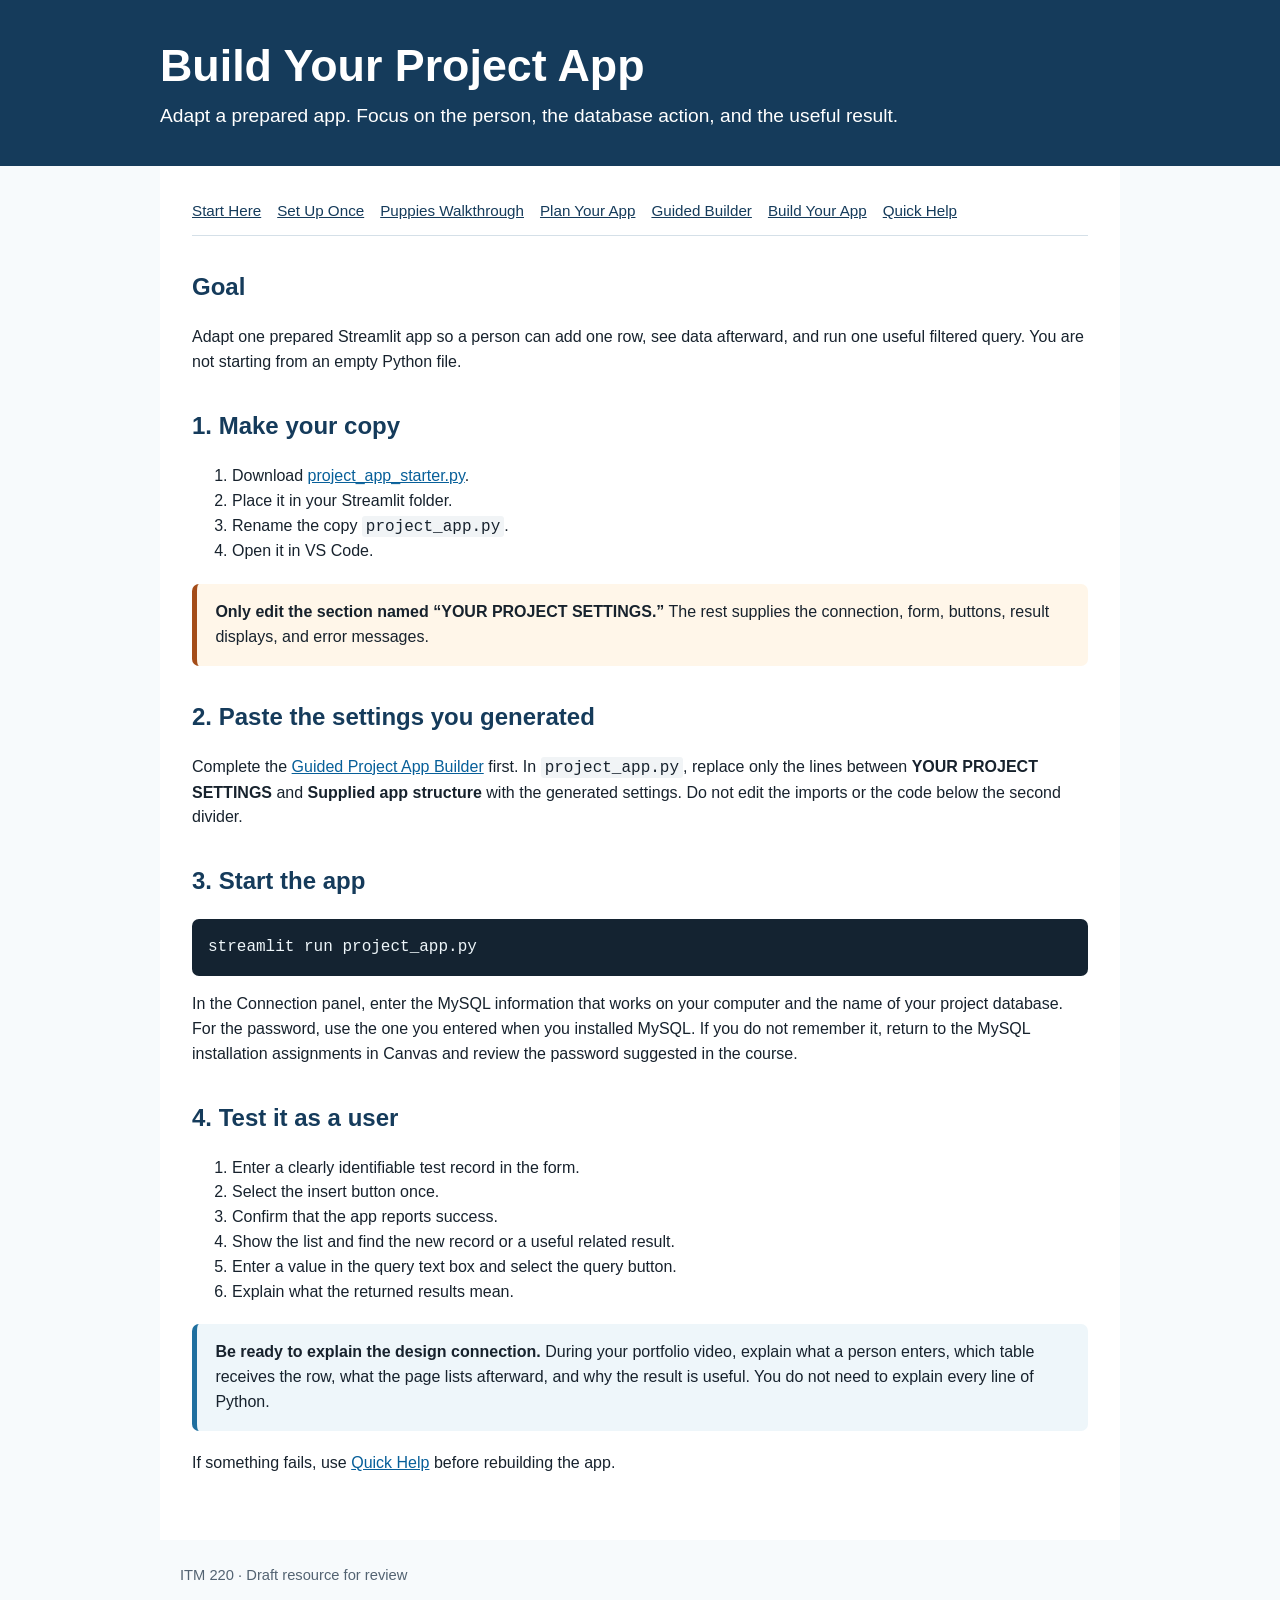
<file: docs/portfolio-project/streamlit/build-your-app.html>
<!doctype html>
<html lang="en"><head><meta charset="utf-8"><meta name="viewport" content="width=device-width, initial-scale=1"><title>Build Your Project App</title><link rel="stylesheet" href="style.css"></head>
<body><header><div><h1>Build Your Project App</h1><p class="lead">Adapt a prepared app. Focus on the person, the database action, and the useful result.</p></div></header>
<main><nav><a href="index.html">Start Here</a><a href="set-up-once.html">Set Up Once</a><a href="puppies-walkthrough.html">Puppies Walkthrough</a><a href="plan-your-app.html">Plan Your App</a><a href="guided-builder.html">Guided Builder</a><a href="build-your-app.html">Build Your App</a><a href="quick-help.html">Quick Help</a></nav>
<h2>Goal</h2><p>Adapt one prepared Streamlit app so a person can add one row, see data afterward, and run one useful filtered query. You are not starting from an empty Python file.</p>
<h2>1. Make your copy</h2><ol><li>Download <a href="starter-files/project_app_starter.py" download>project_app_starter.py</a>.</li><li>Place it in your Streamlit folder.</li><li>Rename the copy <code>project_app.py</code>.</li><li>Open it in VS Code.</li></ol>
<div class="notice"><strong>Only edit the section named “YOUR PROJECT SETTINGS.”</strong> The rest supplies the connection, form, buttons, result displays, and error messages.</div>
<h2>2. Paste the settings you generated</h2><p>Complete the <a href="guided-builder.html">Guided Project App Builder</a> first. In <code>project_app.py</code>, replace only the lines between <strong>YOUR PROJECT SETTINGS</strong> and <strong>Supplied app structure</strong> with the generated settings. Do not edit the imports or the code below the second divider.</p>
<h2>3. Start the app</h2><pre>streamlit run project_app.py</pre><p>In the Connection panel, enter the MySQL information that works on your computer and the name of your project database. For the password, use the one you entered when you installed MySQL. If you do not remember it, return to the MySQL installation assignments in Canvas and review the password suggested in the course.</p>
<h2>4. Test it as a user</h2><ol><li>Enter a clearly identifiable test record in the form.</li><li>Select the insert button once.</li><li>Confirm that the app reports success.</li><li>Show the list and find the new record or a useful related result.</li><li>Enter a value in the query text box and select the query button.</li><li>Explain what the returned results mean.</li></ol>
<div class="tip"><strong>Be ready to explain the design connection.</strong> During your portfolio video, explain what a person enters, which table receives the row, what the page lists afterward, and why the result is useful. You do not need to explain every line of Python.</div>
<p>If something fails, use <a href="quick-help.html">Quick Help</a> before rebuilding the app.</p>
</main><footer>ITM 220 &middot; Draft resource for review</footer></body></html>
</file>
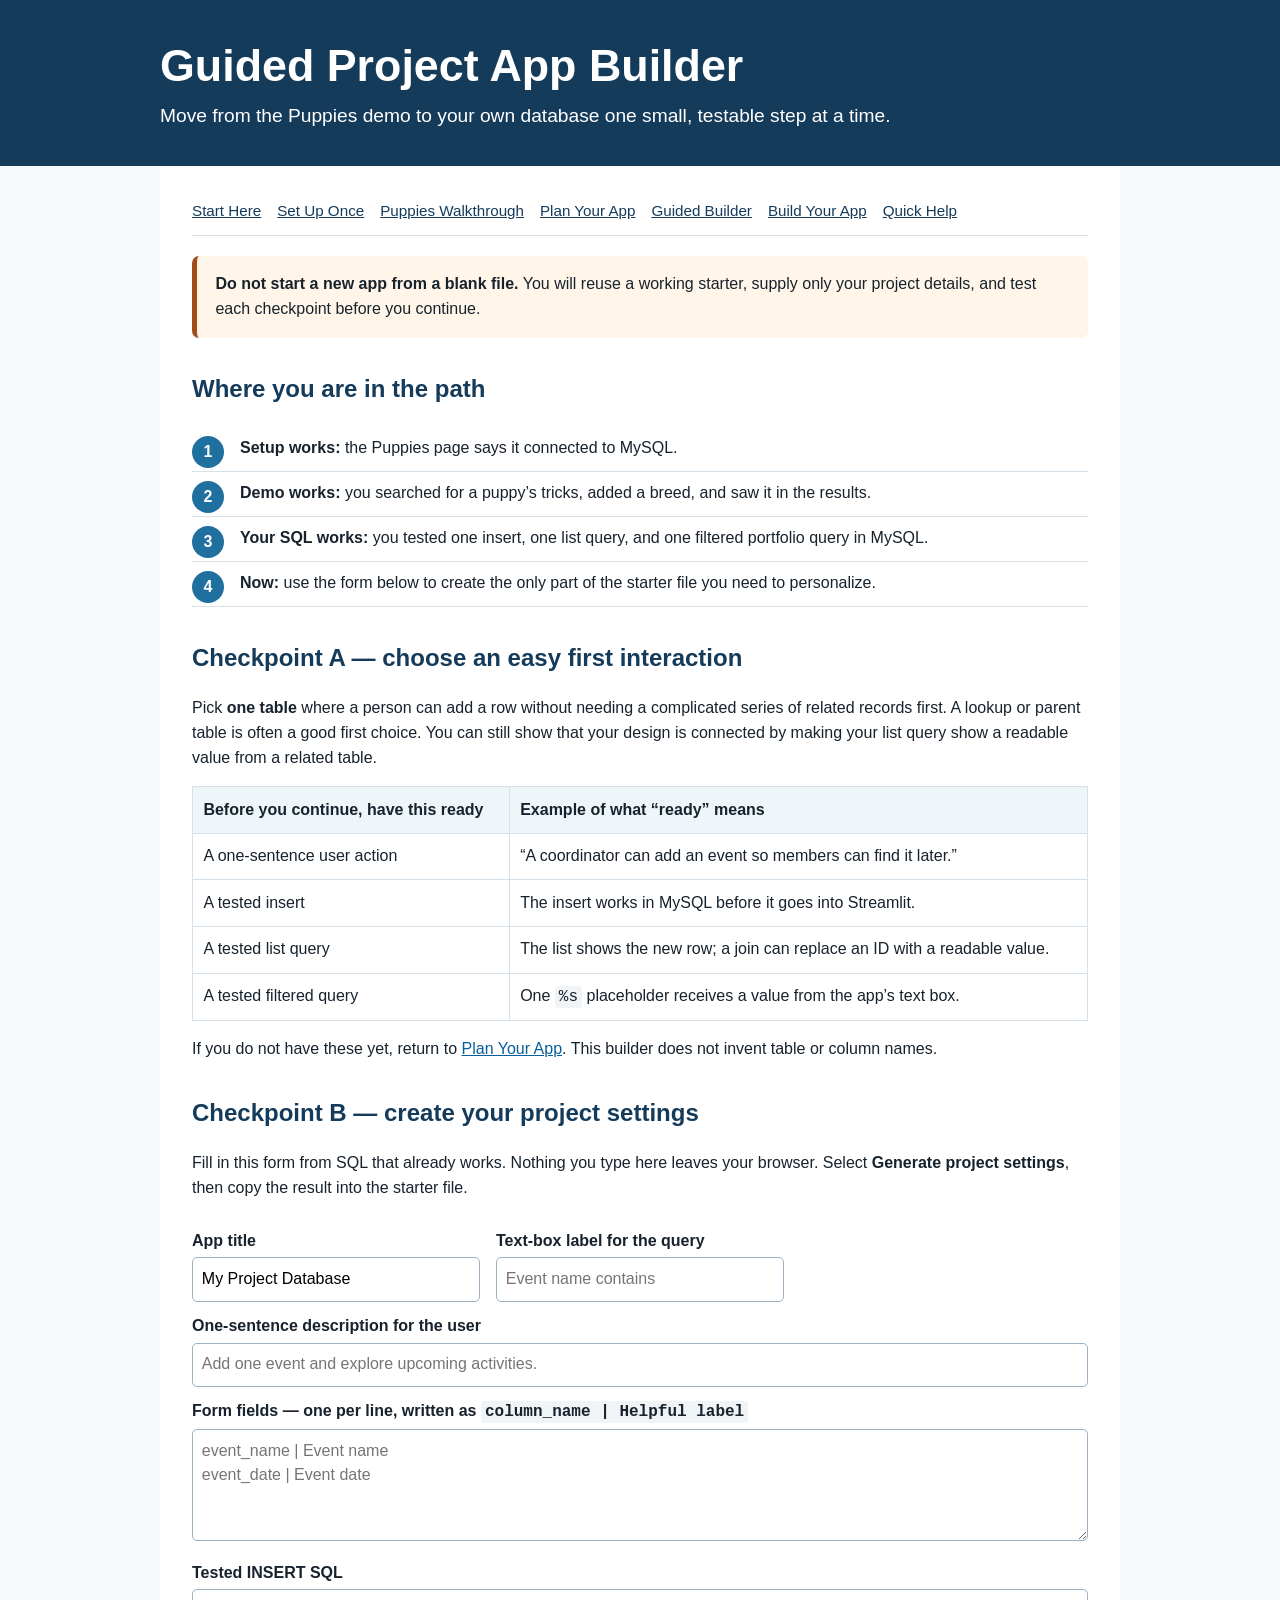
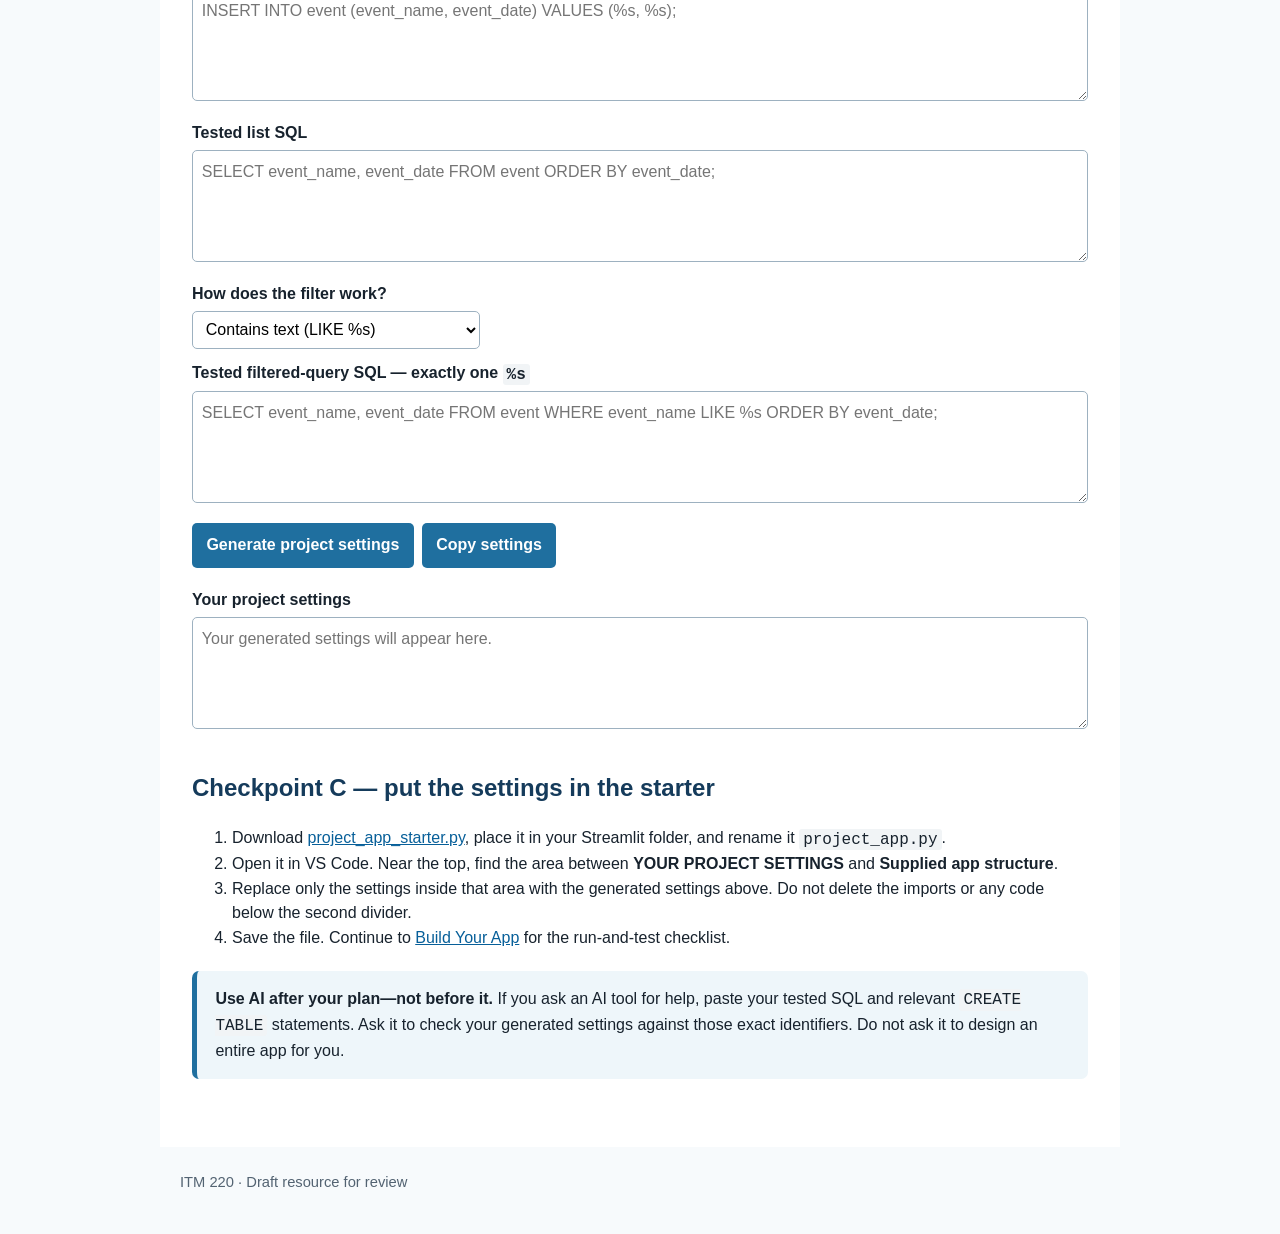
<file: docs/portfolio-project/streamlit/guided-builder.html>
<!doctype html>
<html lang="en"><head><meta charset="utf-8"><meta name="viewport" content="width=device-width, initial-scale=1"><title>Guided Project App Builder</title><link rel="stylesheet" href="style.css"></head>
<body><header><div><h1>Guided Project App Builder</h1><p class="lead">Move from the Puppies demo to your own database one small, testable step at a time.</p></div></header>
<main><nav><a href="index.html">Start Here</a><a href="set-up-once.html">Set Up Once</a><a href="puppies-walkthrough.html">Puppies Walkthrough</a><a href="plan-your-app.html">Plan Your App</a><a href="guided-builder.html">Guided Builder</a><a href="build-your-app.html">Build Your App</a><a href="quick-help.html">Quick Help</a></nav>

<div class="notice"><strong>Do not start a new app from a blank file.</strong> You will reuse a working starter, supply only your project details, and test each checkpoint before you continue.</div>

<h2>Where you are in the path</h2><ol class="steps"><li><strong>Setup works:</strong> the Puppies page says it connected to MySQL.</li><li><strong>Demo works:</strong> you searched for a puppy’s tricks, added a breed, and saw it in the results.</li><li><strong>Your SQL works:</strong> you tested one insert, one list query, and one filtered portfolio query in MySQL.</li><li><strong>Now:</strong> use the form below to create the only part of the starter file you need to personalize.</li></ol>

<h2>Checkpoint A — choose an easy first interaction</h2><p>Pick <strong>one table</strong> where a person can add a row without needing a complicated series of related records first. A lookup or parent table is often a good first choice. You can still show that your design is connected by making your list query show a readable value from a related table.</p>
<table><thead><tr><th>Before you continue, have this ready</th><th>Example of what “ready” means</th></tr></thead><tbody><tr><td>A one-sentence user action</td><td>“A coordinator can add an event so members can find it later.”</td></tr><tr><td>A tested insert</td><td>The insert works in MySQL before it goes into Streamlit.</td></tr><tr><td>A tested list query</td><td>The list shows the new row; a join can replace an ID with a readable value.</td></tr><tr><td>A tested filtered query</td><td>One <code>%s</code> placeholder receives a value from the app’s text box.</td></tr></tbody></table>
<p>If you do not have these yet, return to <a href="plan-your-app.html">Plan Your App</a>. This builder does not invent table or column names.</p>

<h2>Checkpoint B — create your project settings</h2><p>Fill in this form from SQL that already works. Nothing you type here leaves your browser. Select <strong>Generate project settings</strong>, then copy the result into the starter file.</p>
<div class="form-grid">
  <div><label for="appTitle">App title</label><input id="appTitle" value="My Project Database"></div>
  <div><label for="filterLabel">Text-box label for the query</label><input id="filterLabel" placeholder="Event name contains"></div>
  <div class="wide"><label for="appDescription">One-sentence description for the user</label><input id="appDescription" placeholder="Add one event and explore upcoming activities."></div>
  <div class="wide"><label for="fields">Form fields — one per line, written as <code>column_name | Helpful label</code></label><textarea id="fields" placeholder="event_name | Event name&#10;event_date | Event date"></textarea></div>
  <div class="wide"><label for="insertSql">Tested INSERT SQL</label><textarea id="insertSql" placeholder="INSERT INTO event (event_name, event_date) VALUES (%s, %s);"></textarea></div>
  <div class="wide"><label for="listSql">Tested list SQL</label><textarea id="listSql" placeholder="SELECT event_name, event_date FROM event ORDER BY event_date;"></textarea></div>
  <div><label for="filterMode">How does the filter work?</label><select id="filterMode"><option value="contains">Contains text (LIKE %s)</option><option value="exact">Exact value (= %s)</option></select></div>
  <div class="wide"><label for="filterSql">Tested filtered-query SQL — exactly one <code>%s</code></label><textarea id="filterSql" placeholder="SELECT event_name, event_date FROM event WHERE event_name LIKE %s ORDER BY event_date;"></textarea></div>
</div>
<button type="button" id="generate">Generate project settings</button><button type="button" id="copy" disabled>Copy settings</button>
<p id="message" role="alert" class="text-destructive"></p>
<div class="output"><label for="result">Your project settings</label><textarea id="result" readonly aria-live="polite" placeholder="Your generated settings will appear here."></textarea></div>

<h2>Checkpoint C — put the settings in the starter</h2><ol><li>Download <a href="starter-files/project_app_starter.py" download>project_app_starter.py</a>, place it in your Streamlit folder, and rename it <code>project_app.py</code>.</li><li>Open it in VS Code. Near the top, find the area between <strong>YOUR PROJECT SETTINGS</strong> and <strong>Supplied app structure</strong>.</li><li>Replace only the settings inside that area with the generated settings above. Do not delete the imports or any code below the second divider.</li><li>Save the file. Continue to <a href="build-your-app.html">Build Your App</a> for the run-and-test checklist.</li></ol>
<div class="tip"><strong>Use AI after your plan—not before it.</strong> If you ask an AI tool for help, paste your tested SQL and relevant <code>CREATE TABLE</code> statements. Ask it to check your generated settings against those exact identifiers. Do not ask it to design an entire app for you.</div>
</main><footer>ITM 220 &middot; Draft resource for review</footer>
<script>
  const get = id => document.getElementById(id);
  const message = get('message');
  const result = get('result');
  const copy = get('copy');

  function asTripleQuoted(value) {
    return '"""' + value.trim().replaceAll('"""', '\\\"\\\"\\\"') + '"""';
  }

  get('generate').addEventListener('click', () => {
    const lines = get('fields').value.split('\n').map(line => line.trim()).filter(Boolean);
    const fields = [];
    for (const line of lines) {
      const parts = line.split('|').map(part => part.trim());
      if (parts.length !== 2 || !parts[0] || !parts[1]) {
        message.textContent = 'Write each form field as: column_name | Helpful label';
        result.value = '';
        copy.disabled = true;
        return;
      }
      fields.push({ column: parts[0], label: parts[1] });
    }

    const insertSql = get('insertSql').value.trim();
    const listSql = get('listSql').value.trim();
    const filterSql = get('filterSql').value.trim();
    if (!fields.length || !insertSql || !listSql || !filterSql || !get('filterLabel').value.trim()) {
      message.textContent = 'Complete every field before generating your settings.';
      result.value = '';
      copy.disabled = true;
      return;
    }
    if ((filterSql.match(/%s/g) || []).length !== 1) {
      message.textContent = 'Your filtered-query SQL needs exactly one %s placeholder.';
      result.value = '';
      copy.disabled = true;
      return;
    }
    if ((insertSql.match(/%s/g) || []).length !== fields.length) {
      message.textContent = 'Your INSERT SQL needs one %s placeholder for every form field.';
      result.value = '';
      copy.disabled = true;
      return;
    }
    message.textContent = '';
    result.value = [
      `APP_TITLE = ${JSON.stringify(get('appTitle').value.trim())}`,
      `APP_DESCRIPTION = ${JSON.stringify(get('appDescription').value.trim())}`,
      '',
      `INPUT_FIELDS = ${JSON.stringify(fields, null, 4)}`,
      '',
      `INSERT_SQL = ${asTripleQuoted(insertSql)}`,
      '',
      `LIST_SQL = ${asTripleQuoted(listSql)}`,
      '',
      `FILTER_LABEL = ${JSON.stringify(get('filterLabel').value.trim())}`,
      `FILTER_MODE = ${JSON.stringify(get('filterMode').value)}`,
      `FILTER_SQL = ${asTripleQuoted(filterSql)}`
    ].join('\n');
    copy.disabled = false;
  });

  copy.addEventListener('click', async () => {
    try {
      await navigator.clipboard.writeText(result.value);
      message.className = '';
      message.textContent = 'Settings copied. Paste them into the starter file’s project-settings area.';
    } catch {
      result.focus();
      result.select();
      message.className = '';
      message.textContent = 'Select the generated text and copy it manually.';
    }
  });
</script></body></html>
</file>
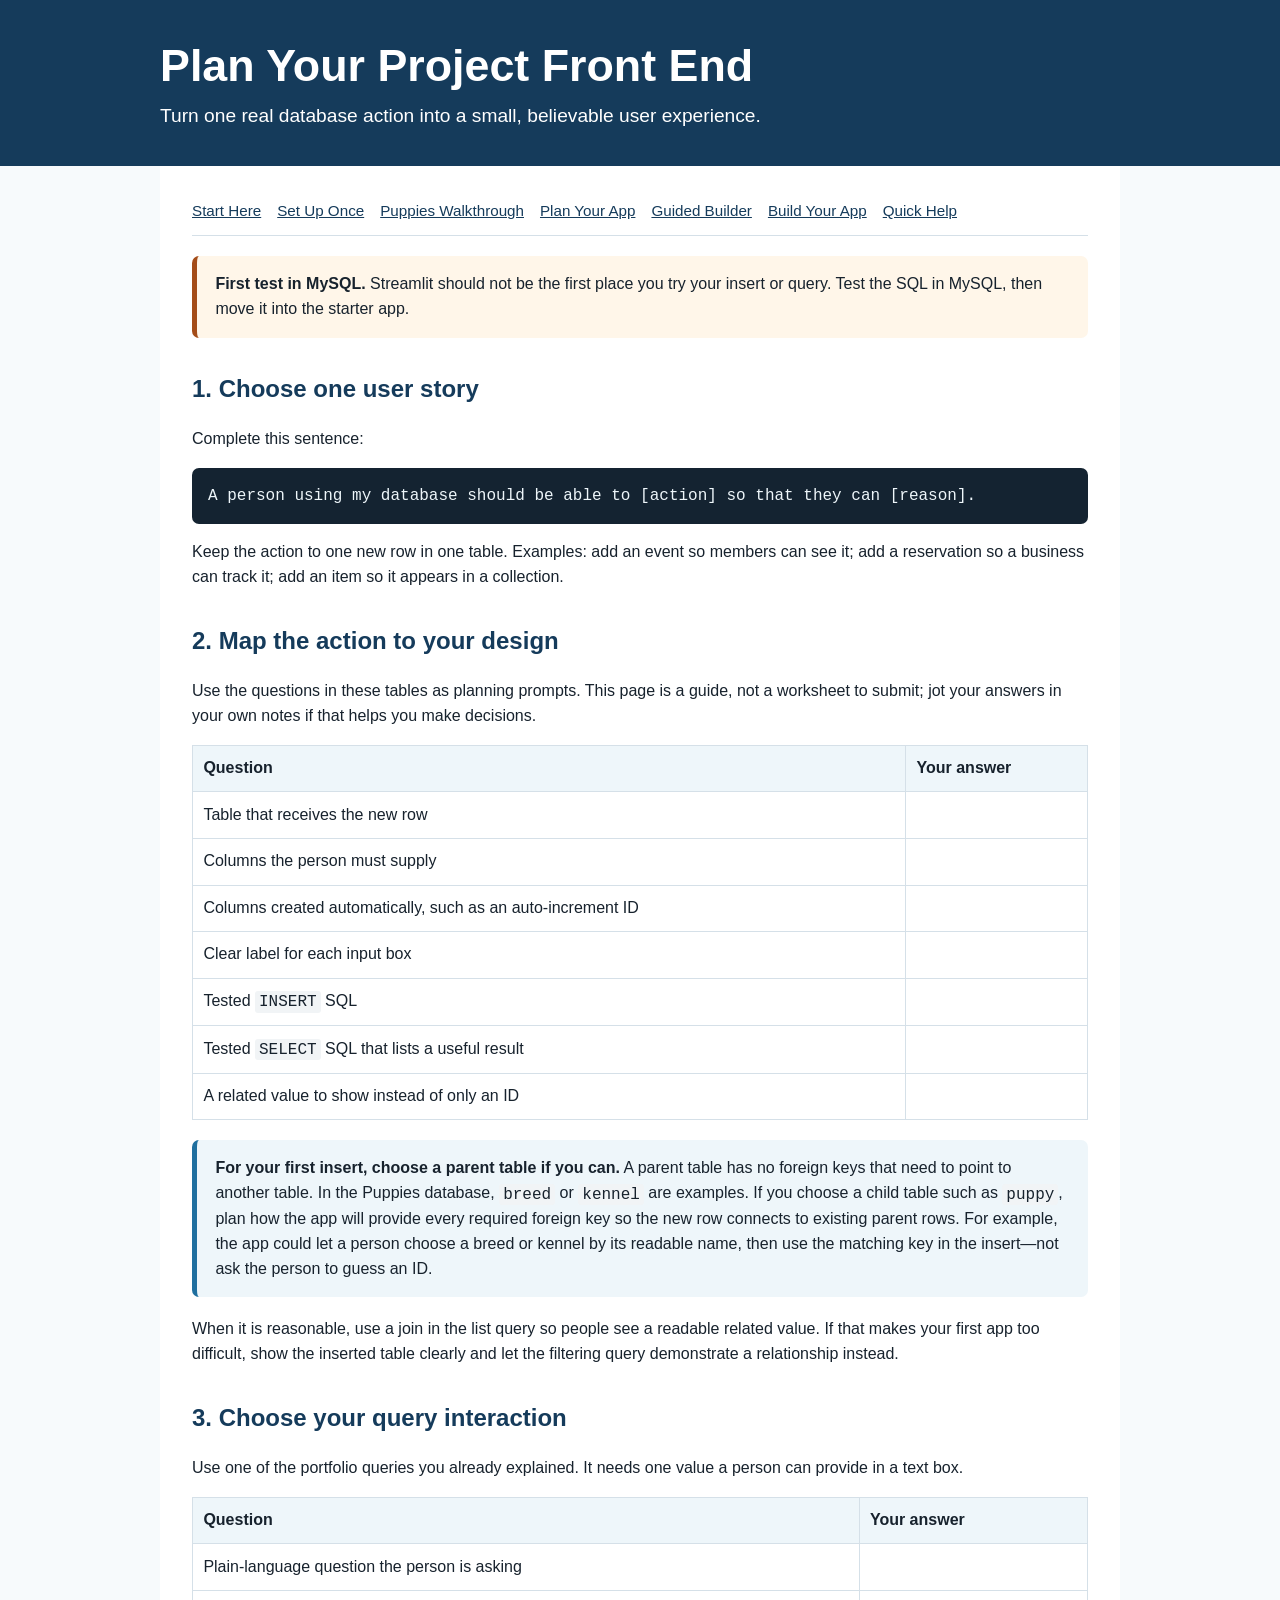
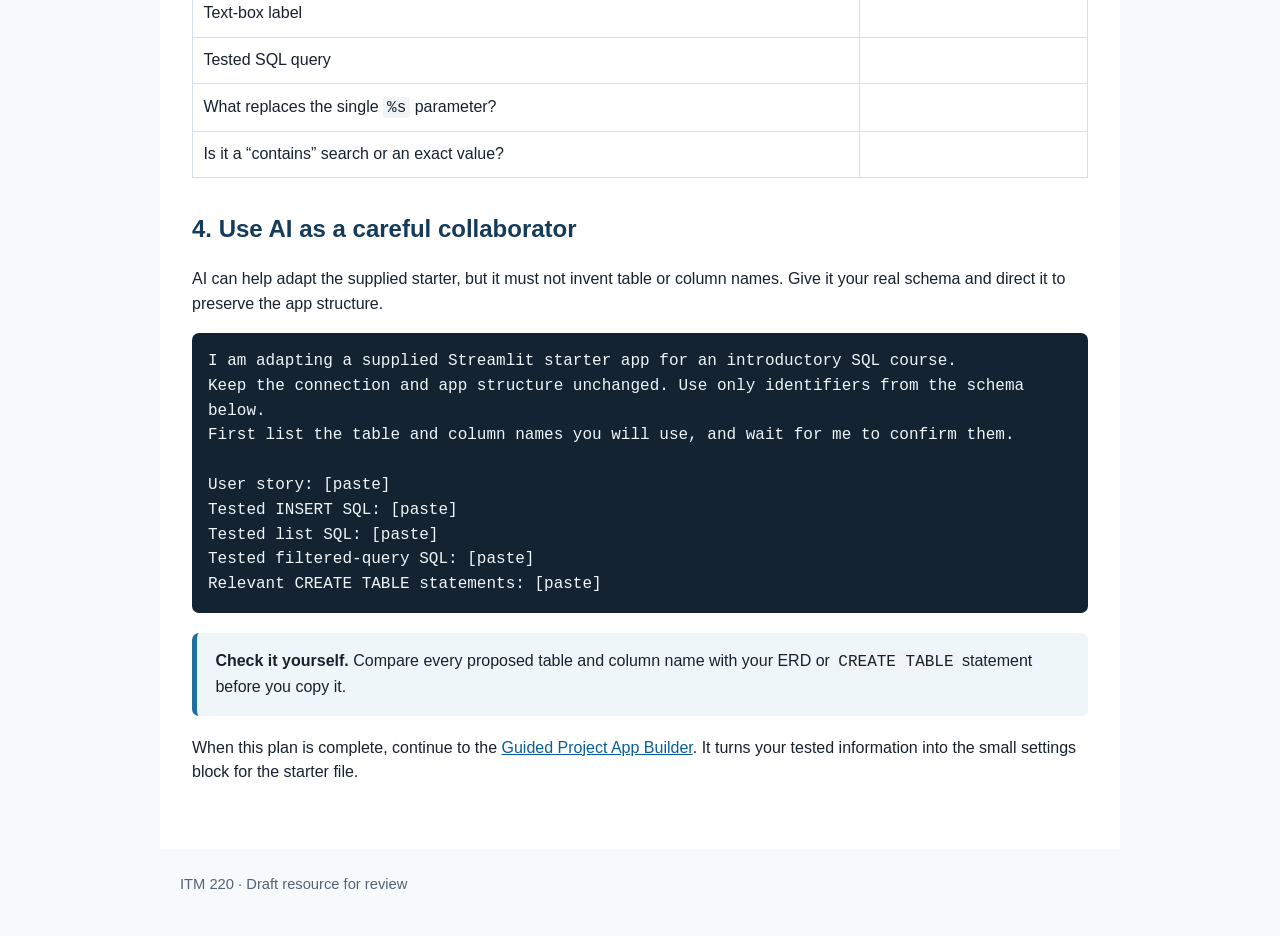
<file: docs/portfolio-project/streamlit/plan-your-app.html>
<!doctype html>
<html lang="en"><head><meta charset="utf-8"><meta name="viewport" content="width=device-width, initial-scale=1"><title>Plan Your Project Front End</title><link rel="stylesheet" href="style.css"></head>
<body><header><div><h1>Plan Your Project Front End</h1><p class="lead">Turn one real database action into a small, believable user experience.</p></div></header>
<main><nav><a href="index.html">Start Here</a><a href="set-up-once.html">Set Up Once</a><a href="puppies-walkthrough.html">Puppies Walkthrough</a><a href="plan-your-app.html">Plan Your App</a><a href="guided-builder.html">Guided Builder</a><a href="build-your-app.html">Build Your App</a><a href="quick-help.html">Quick Help</a></nav>
<div class="notice"><strong>First test in MySQL.</strong> Streamlit should not be the first place you try your insert or query. Test the SQL in MySQL, then move it into the starter app.</div>
<h2>1. Choose one user story</h2><p>Complete this sentence:</p><pre>A person using my database should be able to [action] so that they can [reason].</pre><p>Keep the action to one new row in one table. Examples: add an event so members can see it; add a reservation so a business can track it; add an item so it appears in a collection.</p>
<h2>2. Map the action to your design</h2><p>Use the questions in these tables as planning prompts. This page is a guide, not a worksheet to submit; jot your answers in your own notes if that helps you make decisions.</p><table><thead><tr><th>Question</th><th>Your answer</th></tr></thead><tbody><tr><td>Table that receives the new row</td><td></td></tr><tr><td>Columns the person must supply</td><td></td></tr><tr><td>Columns created automatically, such as an auto-increment ID</td><td></td></tr><tr><td>Clear label for each input box</td><td></td></tr><tr><td>Tested <code>INSERT</code> SQL</td><td></td></tr><tr><td>Tested <code>SELECT</code> SQL that lists a useful result</td><td></td></tr><tr><td>A related value to show instead of only an ID</td><td></td></tr></tbody></table>
<div class="tip"><strong>For your first insert, choose a parent table if you can.</strong> A parent table has no foreign keys that need to point to another table. In the Puppies database, <code>breed</code> or <code>kennel</code> are examples. If you choose a child table such as <code>puppy</code>, plan how the app will provide every required foreign key so the new row connects to existing parent rows. For example, the app could let a person choose a breed or kennel by its readable name, then use the matching key in the insert—not ask the person to guess an ID.</div>
<p>When it is reasonable, use a join in the list query so people see a readable related value. If that makes your first app too difficult, show the inserted table clearly and let the filtering query demonstrate a relationship instead.</p>
<h2>3. Choose your query interaction</h2><p>Use one of the portfolio queries you already explained. It needs one value a person can provide in a text box.</p><table><thead><tr><th>Question</th><th>Your answer</th></tr></thead><tbody><tr><td>Plain-language question the person is asking</td><td></td></tr><tr><td>Text-box label</td><td></td></tr><tr><td>Tested SQL query</td><td></td></tr><tr><td>What replaces the single <code>%s</code> parameter?</td><td></td></tr><tr><td>Is it a “contains” search or an exact value?</td><td></td></tr></tbody></table>
<h2>4. Use AI as a careful collaborator</h2><p>AI can help adapt the supplied starter, but it must not invent table or column names. Give it your real schema and direct it to preserve the app structure.</p><pre>I am adapting a supplied Streamlit starter app for an introductory SQL course.
Keep the connection and app structure unchanged. Use only identifiers from the schema below.
First list the table and column names you will use, and wait for me to confirm them.

User story: [paste]
Tested INSERT SQL: [paste]
Tested list SQL: [paste]
Tested filtered-query SQL: [paste]
Relevant CREATE TABLE statements: [paste]</pre>
<div class="tip"><strong>Check it yourself.</strong> Compare every proposed table and column name with your ERD or <code>CREATE TABLE</code> statement before you copy it.</div>
<p>When this plan is complete, continue to the <a href="guided-builder.html">Guided Project App Builder</a>. It turns your tested information into the small settings block for the starter file.</p>
</main><footer>ITM 220 &middot; Draft resource for review</footer></body></html>
</file>
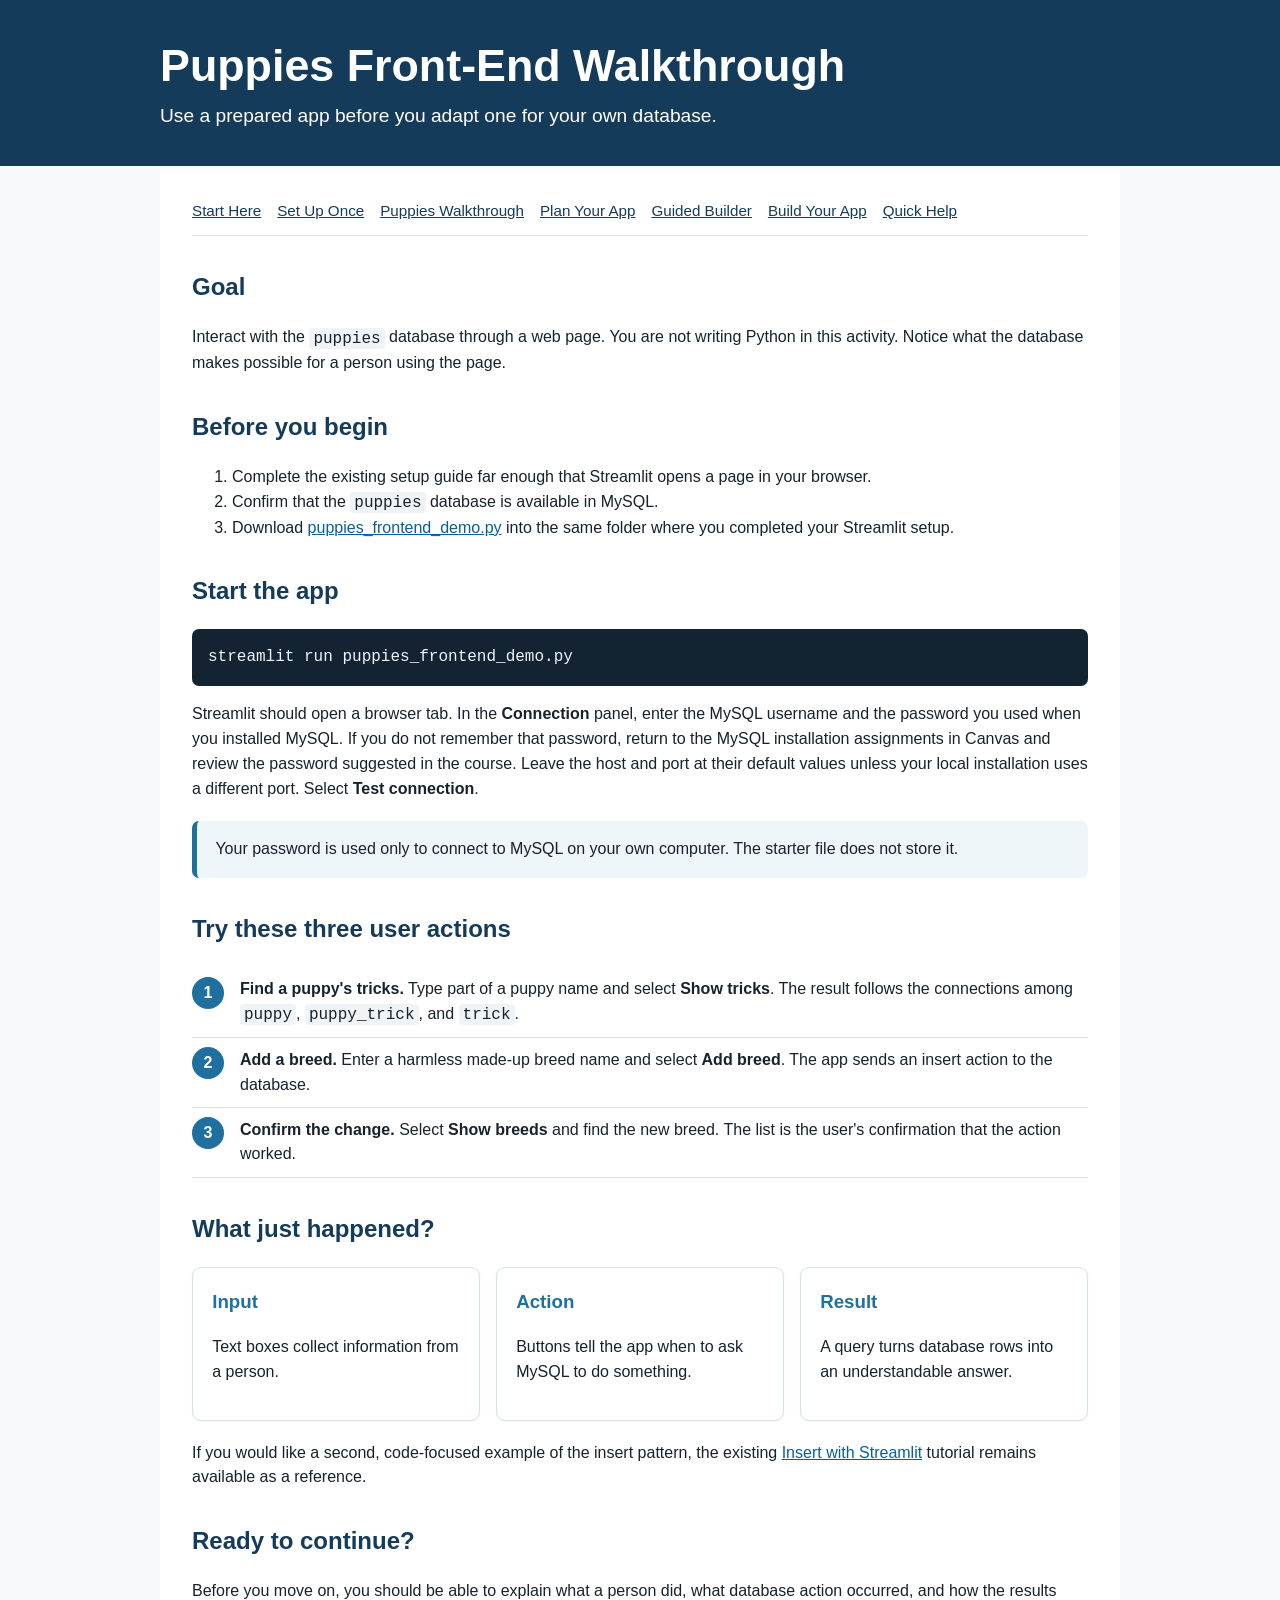
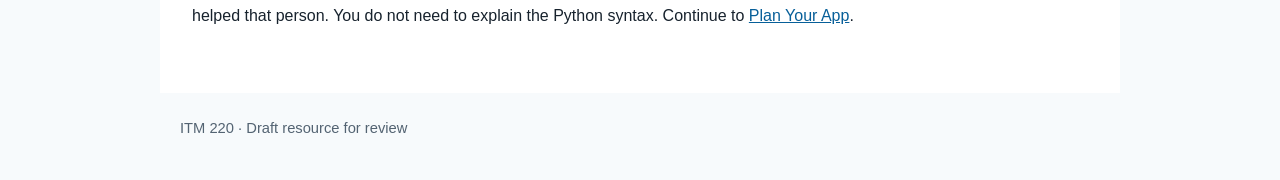
<file: docs/portfolio-project/streamlit/puppies-walkthrough.html>
<!doctype html>
<html lang="en"><head><meta charset="utf-8"><meta name="viewport" content="width=device-width, initial-scale=1"><title>Puppies Front-End Walkthrough</title><link rel="stylesheet" href="style.css"></head>
<body><header><div><h1>Puppies Front-End Walkthrough</h1><p class="lead">Use a prepared app before you adapt one for your own database.</p></div></header>
<main><nav><a href="index.html">Start Here</a><a href="set-up-once.html">Set Up Once</a><a href="puppies-walkthrough.html">Puppies Walkthrough</a><a href="plan-your-app.html">Plan Your App</a><a href="guided-builder.html">Guided Builder</a><a href="build-your-app.html">Build Your App</a><a href="quick-help.html">Quick Help</a></nav>
<h2>Goal</h2><p>Interact with the <code>puppies</code> database through a web page. You are not writing Python in this activity. Notice what the database makes possible for a person using the page.</p>
<h2>Before you begin</h2><ol><li>Complete the existing setup guide far enough that Streamlit opens a page in your browser.</li><li>Confirm that the <code>puppies</code> database is available in MySQL.</li><li>Download <a href="starter-files/puppies_frontend_demo.py" download>puppies_frontend_demo.py</a> into the same folder where you completed your Streamlit setup.</li></ol>
<h2>Start the app</h2><pre>streamlit run puppies_frontend_demo.py</pre><p>Streamlit should open a browser tab. In the <strong>Connection</strong> panel, enter the MySQL username and the password you used when you installed MySQL. If you do not remember that password, return to the MySQL installation assignments in Canvas and review the password suggested in the course. Leave the host and port at their default values unless your local installation uses a different port. Select <strong>Test connection</strong>.</p>
<div class="tip">Your password is used only to connect to MySQL on your own computer. The starter file does not store it.</div>
<h2>Try these three user actions</h2><ol class="steps"><li><strong>Find a puppy's tricks.</strong> Type part of a puppy name and select <strong>Show tricks</strong>. The result follows the connections among <code>puppy</code>, <code>puppy_trick</code>, and <code>trick</code>.</li><li><strong>Add a breed.</strong> Enter a harmless made-up breed name and select <strong>Add breed</strong>. The app sends an insert action to the database.</li><li><strong>Confirm the change.</strong> Select <strong>Show breeds</strong> and find the new breed. The list is the user's confirmation that the action worked.</li></ol>
<h2>What just happened?</h2><div class="cards"><section class="card"><h3>Input</h3><p>Text boxes collect information from a person.</p></section><section class="card"><h3>Action</h3><p>Buttons tell the app when to ask MySQL to do something.</p></section><section class="card"><h3>Result</h3><p>A query turns database rows into an understandable answer.</p></section></div>
<p>If you would like a second, code-focused example of the insert pattern, the existing <a href="https://docs.google.com/document/d/1Q3b5yUiPyrz_p8E7ZiulIT-RZ5-pXPd4m00e4xTQSl8/edit?tab=t.0">Insert with Streamlit</a> tutorial remains available as a reference.</p>
<h2>Ready to continue?</h2><p>Before you move on, you should be able to explain what a person did, what database action occurred, and how the results helped that person. You do not need to explain the Python syntax. Continue to <a href="plan-your-app.html">Plan Your App</a>.</p>
</main><footer>ITM 220 &middot; Draft resource for review</footer></body></html>
</file>
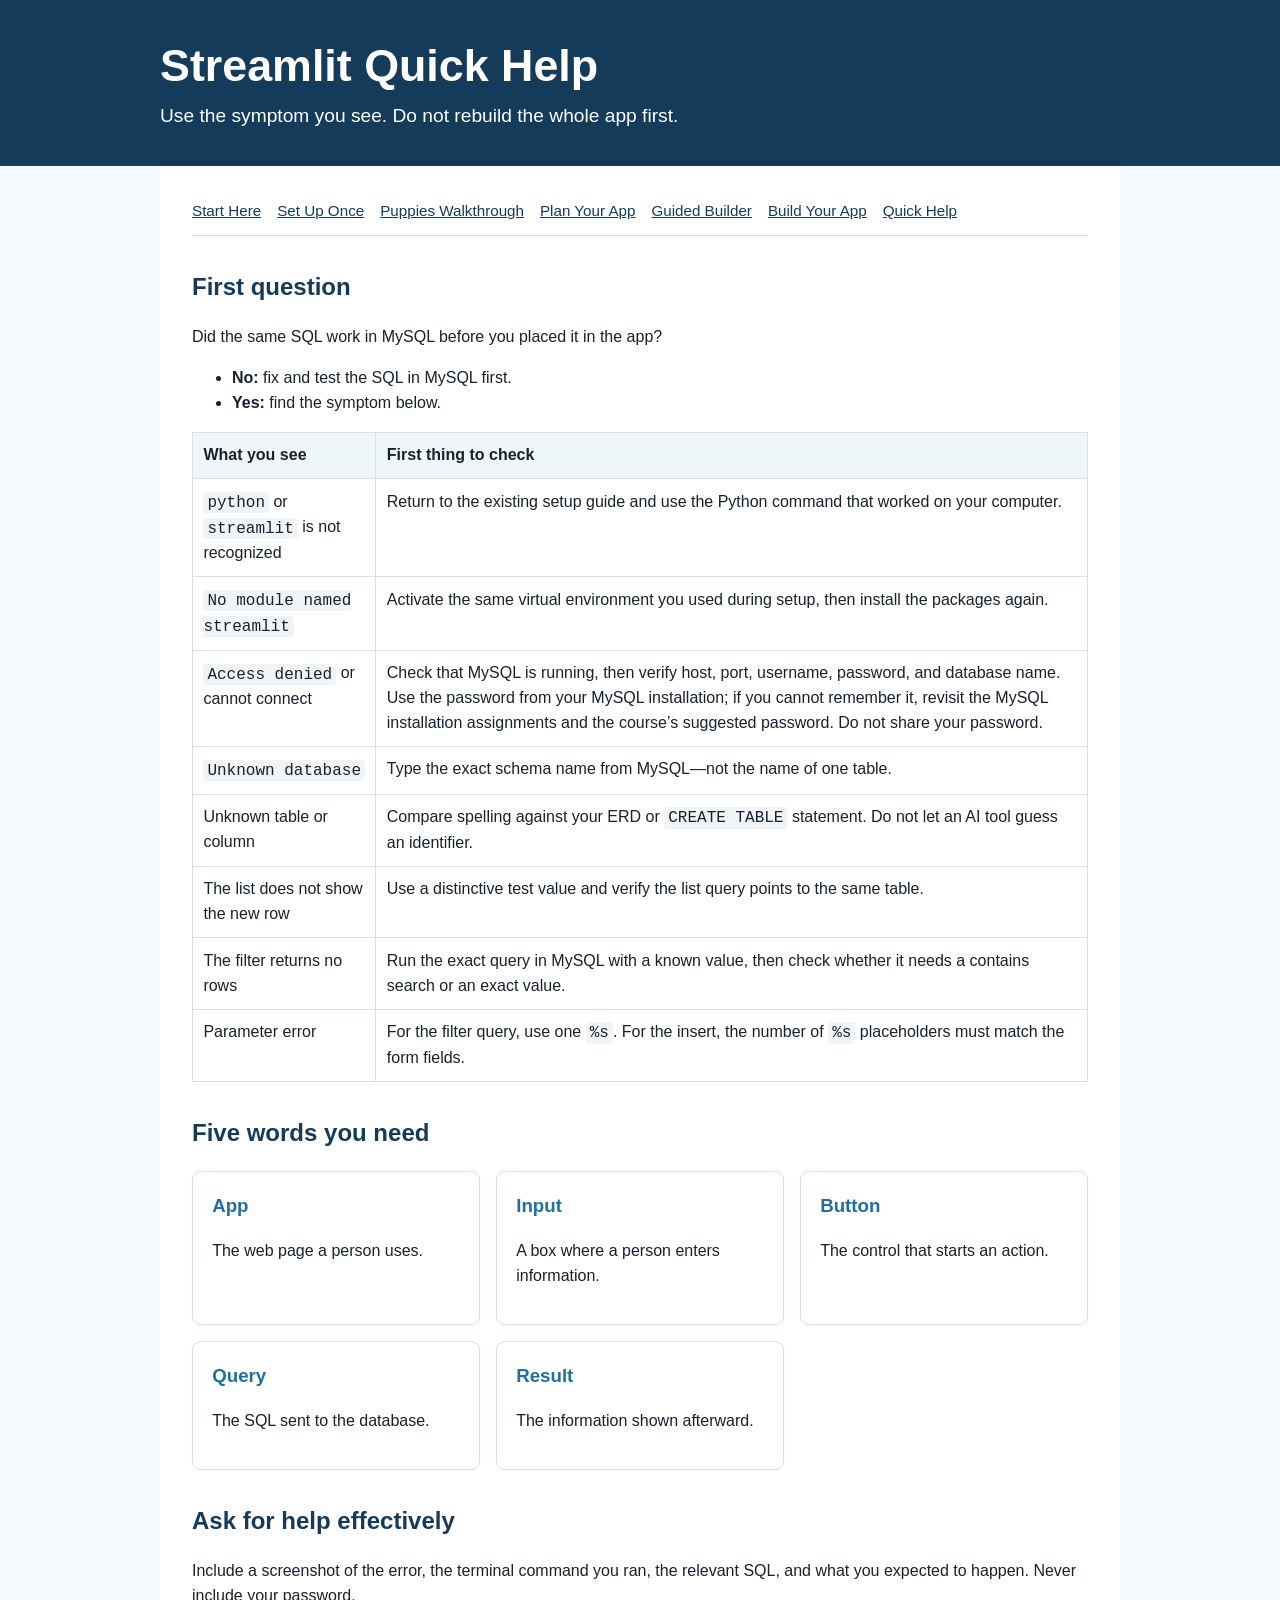
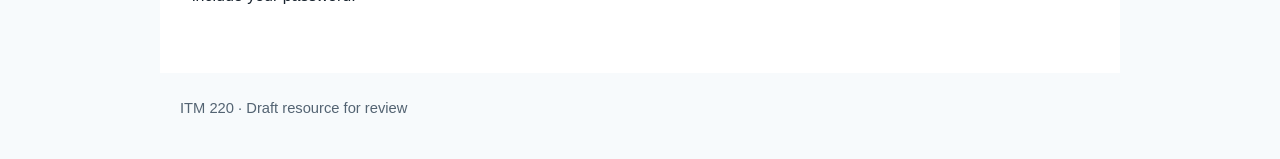
<file: docs/portfolio-project/streamlit/quick-help.html>
<!doctype html>
<html lang="en"><head><meta charset="utf-8"><meta name="viewport" content="width=device-width, initial-scale=1"><title>Streamlit Quick Help</title><link rel="stylesheet" href="style.css"></head>
<body><header><div><h1>Streamlit Quick Help</h1><p class="lead">Use the symptom you see. Do not rebuild the whole app first.</p></div></header>
<main><nav><a href="index.html">Start Here</a><a href="set-up-once.html">Set Up Once</a><a href="puppies-walkthrough.html">Puppies Walkthrough</a><a href="plan-your-app.html">Plan Your App</a><a href="guided-builder.html">Guided Builder</a><a href="build-your-app.html">Build Your App</a><a href="quick-help.html">Quick Help</a></nav>
<h2>First question</h2><p>Did the same SQL work in MySQL before you placed it in the app?</p><ul><li><strong>No:</strong> fix and test the SQL in MySQL first.</li><li><strong>Yes:</strong> find the symptom below.</li></ul>
<table><thead><tr><th>What you see</th><th>First thing to check</th></tr></thead><tbody><tr><td><code>python</code> or <code>streamlit</code> is not recognized</td><td>Return to the existing setup guide and use the Python command that worked on your computer.</td></tr><tr><td><code>No module named streamlit</code></td><td>Activate the same virtual environment you used during setup, then install the packages again.</td></tr><tr><td><code>Access denied</code> or cannot connect</td><td>Check that MySQL is running, then verify host, port, username, password, and database name. Use the password from your MySQL installation; if you cannot remember it, revisit the MySQL installation assignments and the course’s suggested password. Do not share your password.</td></tr><tr><td><code>Unknown database</code></td><td>Type the exact schema name from MySQL—not the name of one table.</td></tr><tr><td>Unknown table or column</td><td>Compare spelling against your ERD or <code>CREATE TABLE</code> statement. Do not let an AI tool guess an identifier.</td></tr><tr><td>The list does not show the new row</td><td>Use a distinctive test value and verify the list query points to the same table.</td></tr><tr><td>The filter returns no rows</td><td>Run the exact query in MySQL with a known value, then check whether it needs a contains search or an exact value.</td></tr><tr><td>Parameter error</td><td>For the filter query, use one <code>%s</code>. For the insert, the number of <code>%s</code> placeholders must match the form fields.</td></tr></tbody></table>
<h2>Five words you need</h2><div class="cards"><section class="card"><h3>App</h3><p>The web page a person uses.</p></section><section class="card"><h3>Input</h3><p>A box where a person enters information.</p></section><section class="card"><h3>Button</h3><p>The control that starts an action.</p></section><section class="card"><h3>Query</h3><p>The SQL sent to the database.</p></section><section class="card"><h3>Result</h3><p>The information shown afterward.</p></section></div>
<h2>Ask for help effectively</h2><p>Include a screenshot of the error, the terminal command you ran, the relevant SQL, and what you expected to happen. Never include your password.</p>
</main><footer>ITM 220 &middot; Draft resource for review</footer></body></html>
</file>
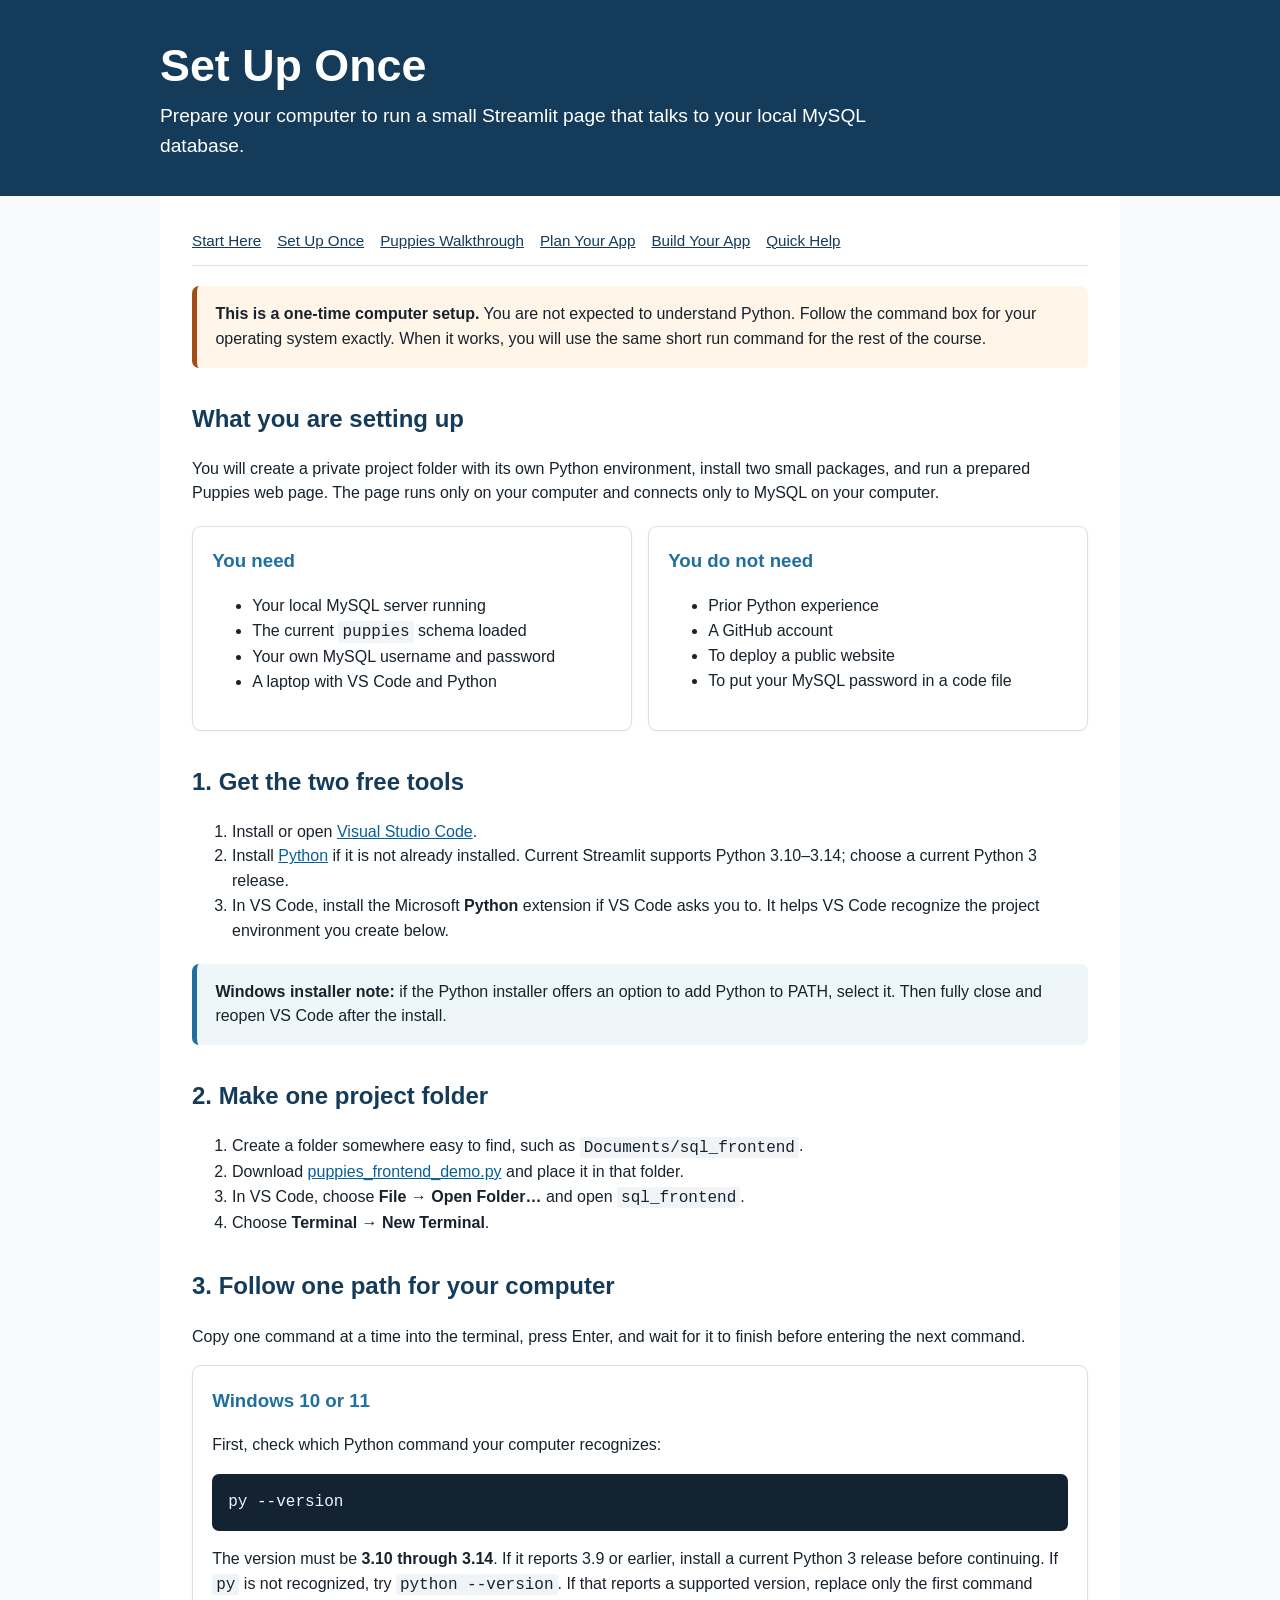
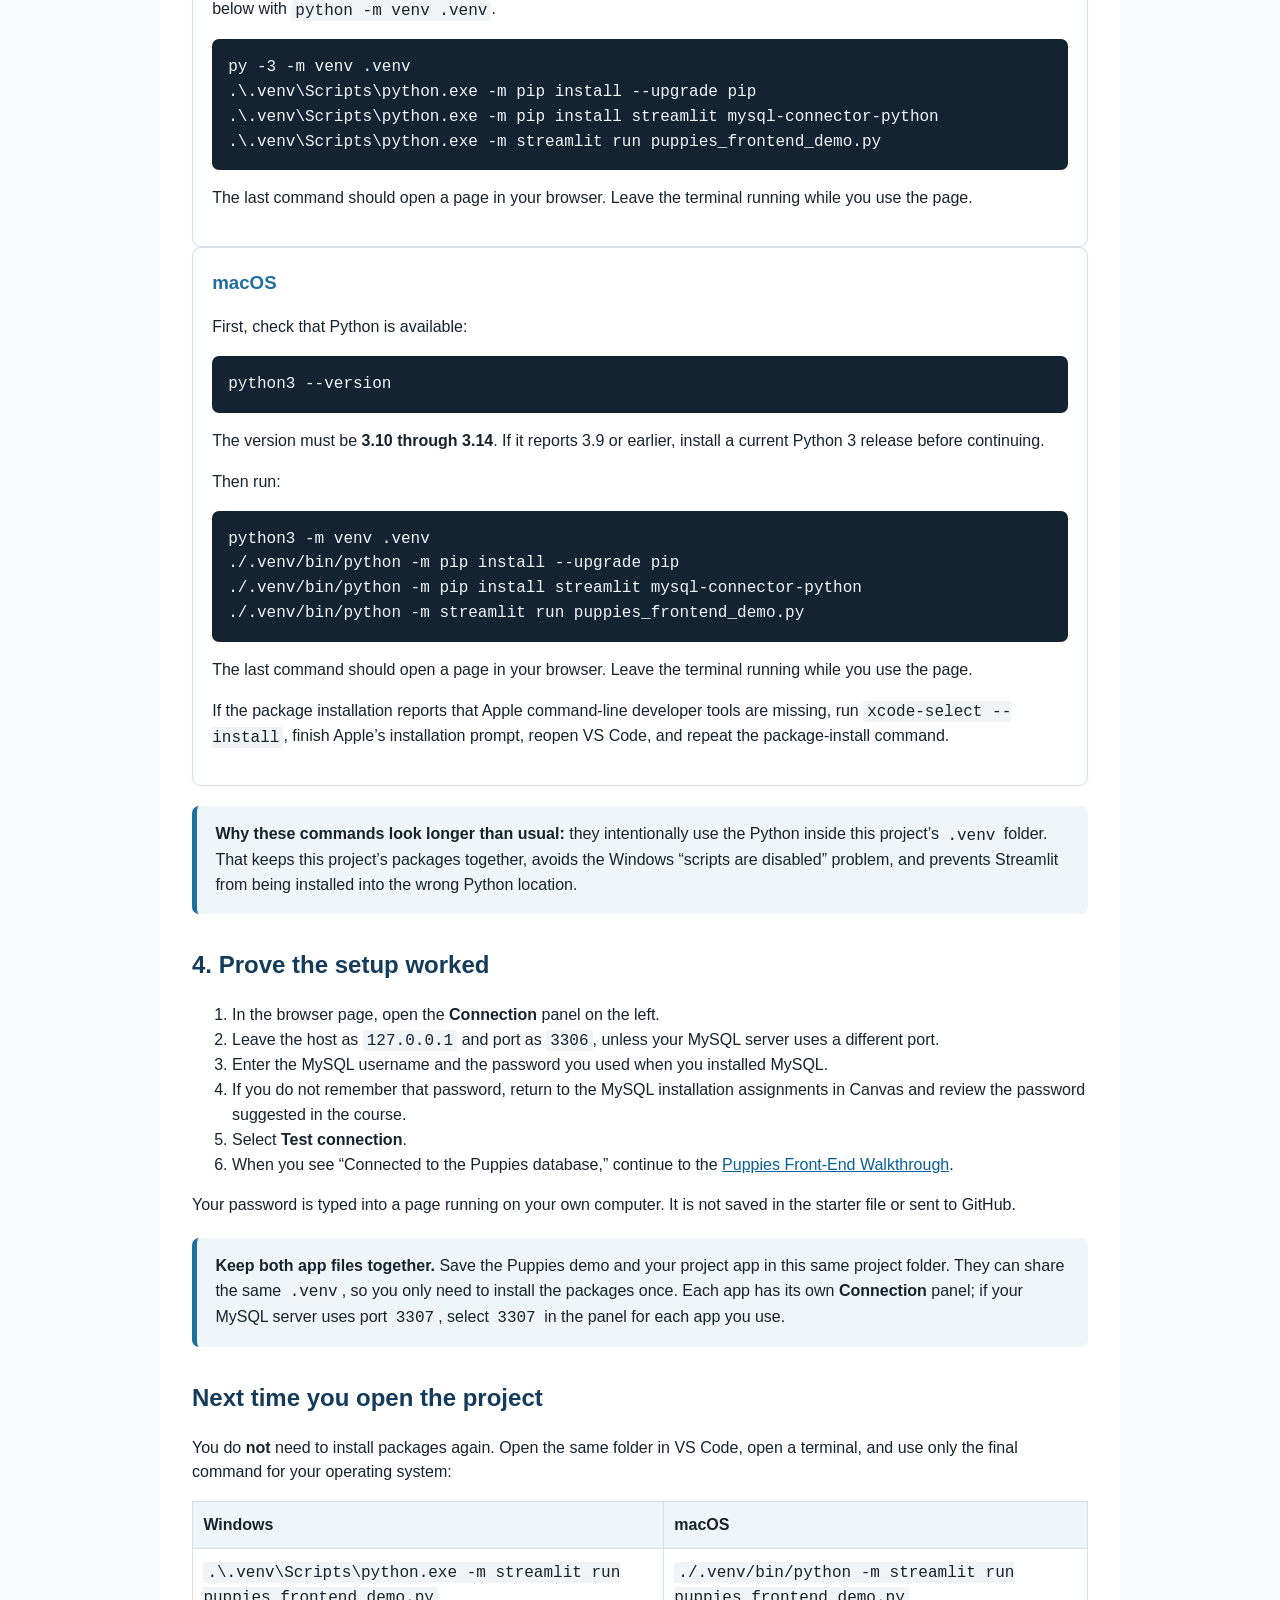
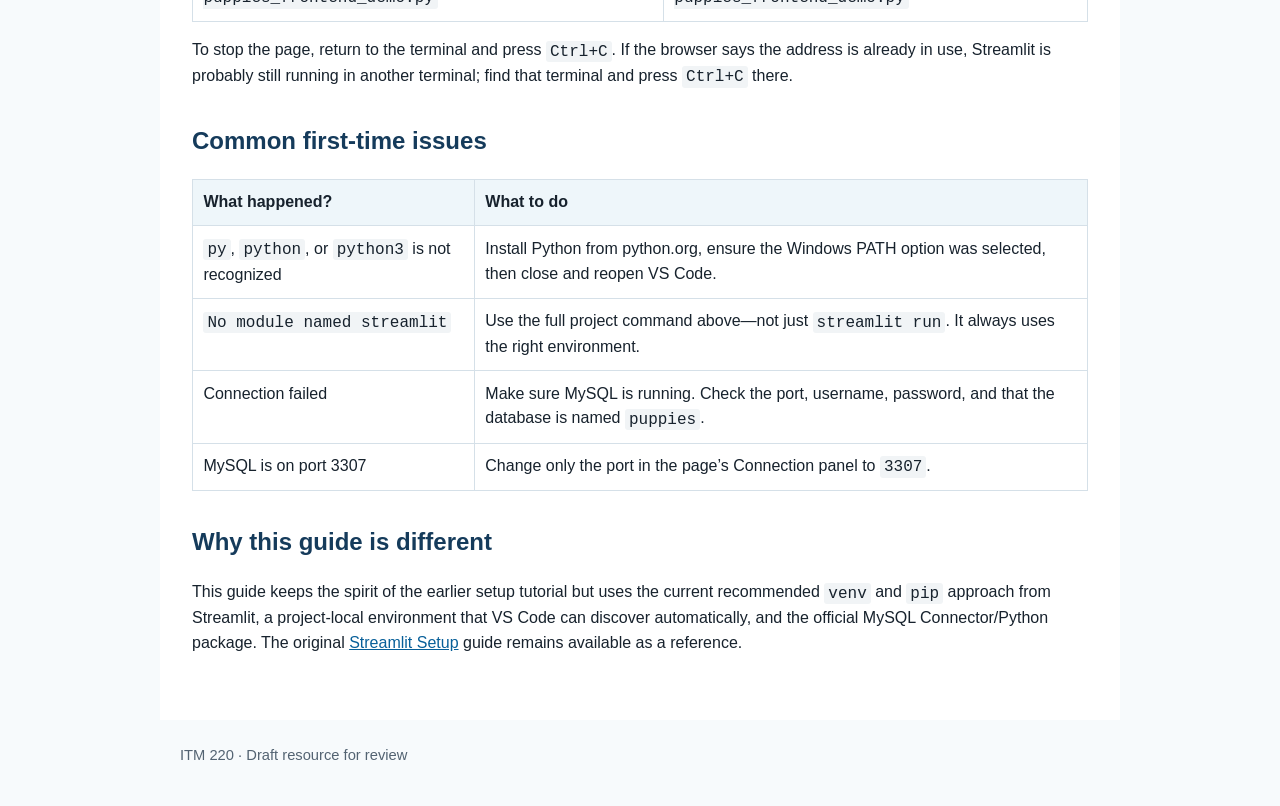
<file: docs/portfolio-project/streamlit/set-up-once.html>
<!doctype html>
<html lang="en"><head><meta charset="utf-8"><meta name="viewport" content="width=device-width, initial-scale=1"><title>Set Up Once — Streamlit</title><link rel="stylesheet" href="style.css"></head>
<body><header><div><h1>Set Up Once</h1><p class="lead">Prepare your computer to run a small Streamlit page that talks to your local MySQL database.</p></div></header>
<main><nav><a href="index.html">Start Here</a><a href="set-up-once.html">Set Up Once</a><a href="puppies-walkthrough.html">Puppies Walkthrough</a><a href="plan-your-app.html">Plan Your App</a><a href="build-your-app.html">Build Your App</a><a href="quick-help.html">Quick Help</a></nav>

<div class="notice"><strong>This is a one-time computer setup.</strong> You are not expected to understand Python. Follow the command box for your operating system exactly. When it works, you will use the same short run command for the rest of the course.</div>

<h2>What you are setting up</h2><p>You will create a private project folder with its own Python environment, install two small packages, and run a prepared Puppies web page. The page runs only on your computer and connects only to MySQL on your computer.</p>
<div class="cards"><section class="card"><h3>You need</h3><ul><li>Your local MySQL server running</li><li>The current <code>puppies</code> schema loaded</li><li>Your own MySQL username and password</li><li>A laptop with VS Code and Python</li></ul></section><section class="card"><h3>You do not need</h3><ul><li>Prior Python experience</li><li>A GitHub account</li><li>To deploy a public website</li><li>To put your MySQL password in a code file</li></ul></section></div>

<h2>1. Get the two free tools</h2><ol><li>Install or open <a href="https://code.visualstudio.com/download" target="_blank" rel="noopener">Visual Studio Code</a>.</li><li>Install <a href="https://www.python.org/downloads/" target="_blank" rel="noopener">Python</a> if it is not already installed. Current Streamlit supports Python 3.10–3.14; choose a current Python 3 release.</li><li>In VS Code, install the Microsoft <strong>Python</strong> extension if VS Code asks you to. It helps VS Code recognize the project environment you create below.</li></ol>
<div class="tip"><strong>Windows installer note:</strong> if the Python installer offers an option to add Python to PATH, select it. Then fully close and reopen VS Code after the install.</div>

<h2>2. Make one project folder</h2><ol><li>Create a folder somewhere easy to find, such as <code>Documents/sql_frontend</code>.</li><li>Download <a href="starter-files/puppies_frontend_demo.py" download>puppies_frontend_demo.py</a> and place it in that folder.</li><li>In VS Code, choose <strong>File → Open Folder…</strong> and open <code>sql_frontend</code>.</li><li>Choose <strong>Terminal → New Terminal</strong>.</li></ol>

<h2>3. Follow one path for your computer</h2><p>Copy one command at a time into the terminal, press Enter, and wait for it to finish before entering the next command.</p>

<section class="card"><h3>Windows 10 or 11</h3><p>First, check which Python command your computer recognizes:</p><pre>py --version</pre><p>The version must be <strong>3.10 through 3.14</strong>. If it reports 3.9 or earlier, install a current Python 3 release before continuing. If <code>py</code> is not recognized, try <code>python --version</code>. If that reports a supported version, replace only the first command below with <code>python -m venv .venv</code>.</p><pre>py -3 -m venv .venv
.\.venv\Scripts\python.exe -m pip install --upgrade pip
.\.venv\Scripts\python.exe -m pip install streamlit mysql-connector-python
.\.venv\Scripts\python.exe -m streamlit run puppies_frontend_demo.py</pre><p>The last command should open a page in your browser. Leave the terminal running while you use the page.</p></section>

<section class="card"><h3>macOS</h3><p>First, check that Python is available:</p><pre>python3 --version</pre><p>The version must be <strong>3.10 through 3.14</strong>. If it reports 3.9 or earlier, install a current Python 3 release before continuing.</p><p>Then run:</p><pre>python3 -m venv .venv
./.venv/bin/python -m pip install --upgrade pip
./.venv/bin/python -m pip install streamlit mysql-connector-python
./.venv/bin/python -m streamlit run puppies_frontend_demo.py</pre><p>The last command should open a page in your browser. Leave the terminal running while you use the page.</p><p>If the package installation reports that Apple command-line developer tools are missing, run <code>xcode-select --install</code>, finish Apple’s installation prompt, reopen VS Code, and repeat the package-install command.</p></section>

<div class="tip"><strong>Why these commands look longer than usual:</strong> they intentionally use the Python inside this project’s <code>.venv</code> folder. That keeps this project’s packages together, avoids the Windows “scripts are disabled” problem, and prevents Streamlit from being installed into the wrong Python location.</div>

<h2>4. Prove the setup worked</h2><ol><li>In the browser page, open the <strong>Connection</strong> panel on the left.</li><li>Leave the host as <code>127.0.0.1</code> and port as <code>3306</code>, unless your MySQL server uses a different port.</li><li>Enter the MySQL username and the password you used when you installed MySQL.</li><li>If you do not remember that password, return to the MySQL installation assignments in Canvas and review the password suggested in the course.</li><li>Select <strong>Test connection</strong>.</li><li>When you see “Connected to the Puppies database,” continue to the <a href="puppies-walkthrough.html">Puppies Front-End Walkthrough</a>.</li></ol>
<p>Your password is typed into a page running on your own computer. It is not saved in the starter file or sent to GitHub.</p>
<div class="tip"><strong>Keep both app files together.</strong> Save the Puppies demo and your project app in this same project folder. They can share the same <code>.venv</code>, so you only need to install the packages once. Each app has its own <strong>Connection</strong> panel; if your MySQL server uses port <code>3307</code>, select <code>3307</code> in the panel for each app you use.</div>

<h2>Next time you open the project</h2><p>You do <strong>not</strong> need to install packages again. Open the same folder in VS Code, open a terminal, and use only the final command for your operating system:</p><table><thead><tr><th>Windows</th><th>macOS</th></tr></thead><tbody><tr><td><code>.\.venv\Scripts\python.exe -m streamlit run puppies_frontend_demo.py</code></td><td><code>./.venv/bin/python -m streamlit run puppies_frontend_demo.py</code></td></tr></tbody></table>
<p>To stop the page, return to the terminal and press <code>Ctrl+C</code>. If the browser says the address is already in use, Streamlit is probably still running in another terminal; find that terminal and press <code>Ctrl+C</code> there.</p>

<h2>Common first-time issues</h2><table><thead><tr><th>What happened?</th><th>What to do</th></tr></thead><tbody><tr><td><code>py</code>, <code>python</code>, or <code>python3</code> is not recognized</td><td>Install Python from python.org, ensure the Windows PATH option was selected, then close and reopen VS Code.</td></tr><tr><td><code>No module named streamlit</code></td><td>Use the full project command above—not just <code>streamlit run</code>. It always uses the right environment.</td></tr><tr><td>Connection failed</td><td>Make sure MySQL is running. Check the port, username, password, and that the database is named <code>puppies</code>.</td></tr><tr><td>MySQL is on port 3307</td><td>Change only the port in the page’s Connection panel to <code>3307</code>.</td></tr></tbody></table>

<h2>Why this guide is different</h2><p>This guide keeps the spirit of the earlier setup tutorial but uses the current recommended <code>venv</code> and <code>pip</code> approach from Streamlit, a project-local environment that VS Code can discover automatically, and the official MySQL Connector/Python package. The original <a href="https://docs.google.com/document/d/1yvVtupVTbzNU26dzpMY9J9HYWhuZ-o8DmA2WIcC627M/edit?usp=sharing" target="_blank" rel="noopener">Streamlit Setup</a> guide remains available as a reference.</p>
</main><footer>ITM 220 &middot; Draft resource for review</footer></body></html>
</file>
<file: docs/portfolio-project/streamlit/style.css>
:root { --navy:#153b5b; --blue:#1f6f9f; --light:#eef6fa; --ink:#17222d; --muted:#536372; --line:#d5e0e8; --accent:#a44c18; }
* { box-sizing:border-box; }
body { margin:0; font-family:Arial, Helvetica, sans-serif; color:var(--ink); background:#f7fafc; line-height:1.55; }
header { background:var(--navy); color:white; padding:2.5rem 1.25rem 2rem; }
header > div, main, footer { max-width:960px; margin:auto; }
h1 { font-size:clamp(1.9rem,4vw,2.8rem); margin:0 0 .6rem; line-height:1.15; }
h2 { color:var(--navy); margin-top:2rem; }
h3 { color:var(--blue); margin-top:1.4rem; }
p.lead { font-size:1.2rem; max-width:760px; margin:.2rem 0; }
main { background:white; padding:1.25rem 2rem 3rem; min-height:72vh; }
nav { font-size:.95rem; padding:.8rem 0; border-bottom:1px solid var(--line); }
nav a { color:var(--navy); margin-right:1rem; white-space:nowrap; }
a { color:#075f99; }
.notice, .tip { padding:1rem 1.15rem; border-radius:7px; margin:1.25rem 0; }
.notice { background:#fff6e9; border-left:5px solid var(--accent); }
.tip { background:var(--light); border-left:5px solid var(--blue); }
.steps { counter-reset:steps; padding-left:0; list-style:none; }
.steps > li { counter-increment:steps; padding:.6rem 0 .6rem 3rem; position:relative; border-bottom:1px solid var(--line); }
.steps > li::before { content:counter(steps); position:absolute; left:0; top:.58rem; width:2rem; height:2rem; border-radius:50%; color:white; background:var(--blue); text-align:center; line-height:2rem; font-weight:bold; }
.cards { display:grid; grid-template-columns:repeat(auto-fit,minmax(220px,1fr)); gap:1rem; margin:1.25rem 0; }
.card { border:1px solid var(--line); border-radius:9px; padding:1.2rem; background:white; box-shadow:0 1px 3px #0000000b; }
.card h3 { margin-top:0; }
.button { display:inline-block; background:var(--blue); color:white; border-radius:5px; padding:.65rem .9rem; margin-top:.5rem; text-decoration:none; font-weight:bold; }
label { display:block; font-weight:bold; margin:.75rem 0 .25rem; }
input, textarea, select { width:100%; font:inherit; padding:.55rem; border:1px solid #9db1c0; border-radius:5px; background:white; }
textarea { min-height:7rem; resize:vertical; }
button { background:var(--blue); color:white; border:0; border-radius:5px; padding:.65rem .9rem; font:inherit; font-weight:bold; margin:.75rem .5rem .25rem 0; cursor:pointer; }
.form-grid { display:grid; grid-template-columns:repeat(auto-fit,minmax(250px,1fr)); gap:0 1rem; }
.form-grid .wide { grid-column:1 / -1; }
.output { margin-top:1rem; }
code, pre { font-family:Consolas, "Courier New", monospace; }
code { background:#f1f4f6; padding:.1rem .25rem; border-radius:3px; }
pre { background:#142331; color:#eef6fa; border-radius:7px; padding:1rem; overflow:auto; white-space:pre-wrap; }
table { border-collapse:collapse; width:100%; margin:1rem 0; }
th,td { border:1px solid var(--line); padding:.65rem; text-align:left; vertical-align:top; }
th { background:var(--light); }
footer { color:var(--muted); padding:1.5rem 1.25rem 2.5rem; font-size:.92rem; }
@media (max-width:650px) { main { padding:1rem 1.1rem 2rem; } nav a { display:inline-block; margin:.25rem .6rem .25rem 0; } }
</file>
